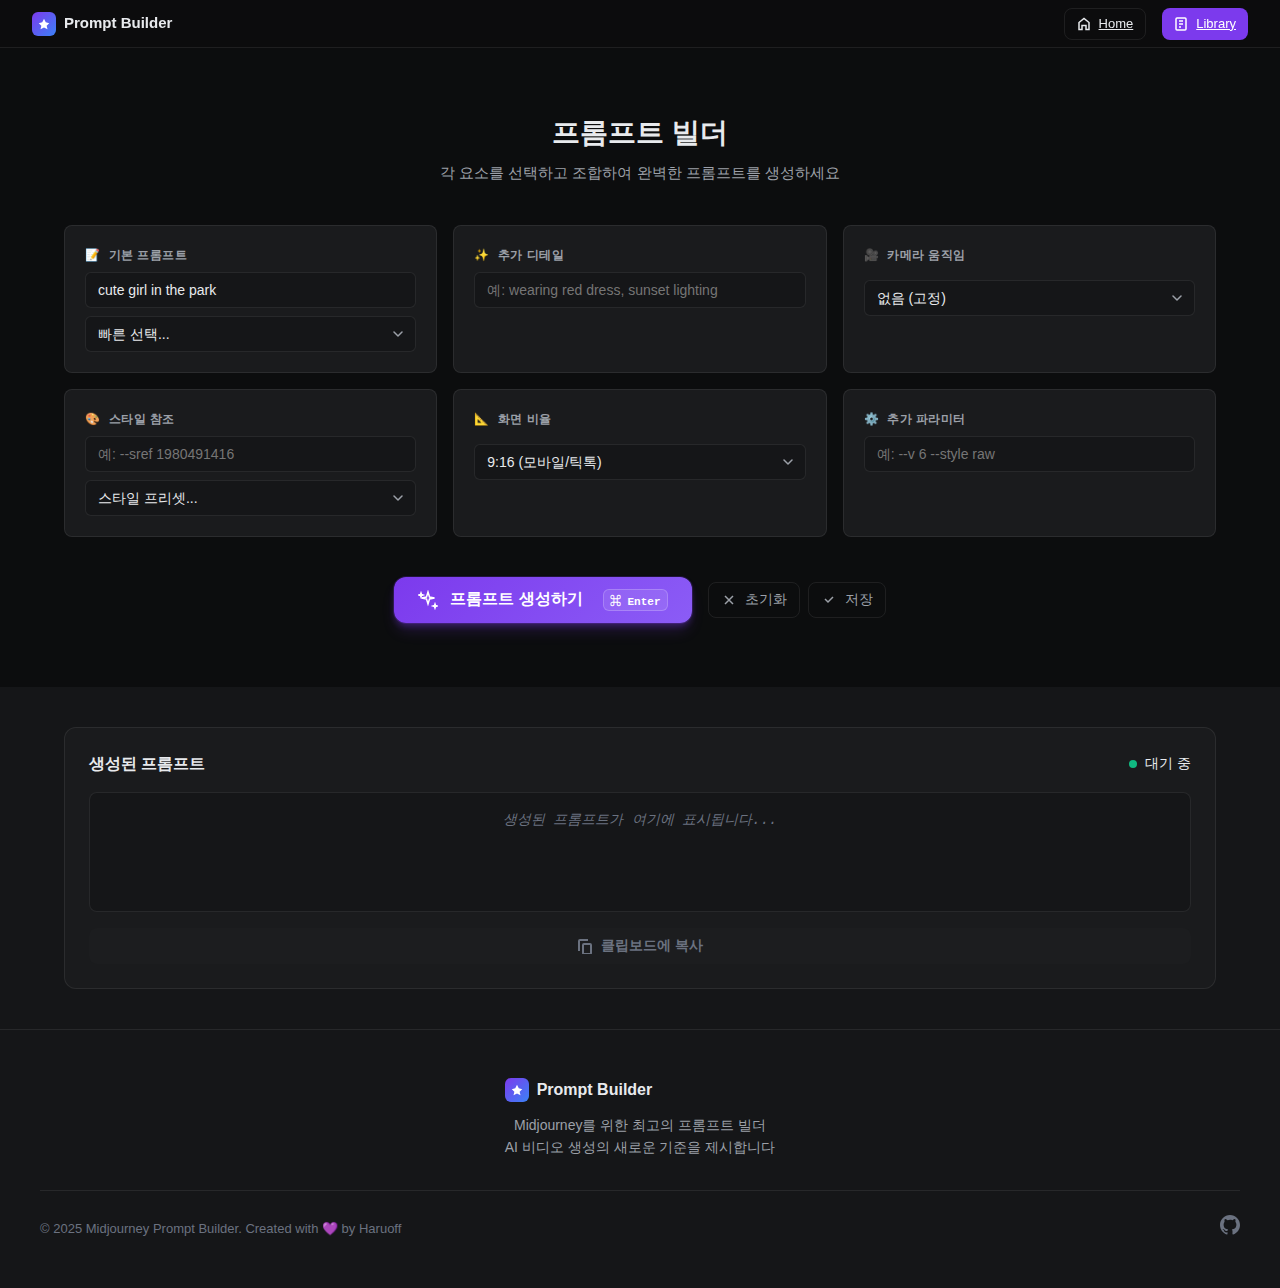
<file: index.html>
<!DOCTYPE html>
<html lang="ko">
<head>
    <meta charset="UTF-8">
    <meta name="viewport" content="width=device-width, initial-scale=1.0">
    <title>Midjourney Video Prompt Builder</title>
    <link rel="stylesheet" href="styles-linear.css">
</head>
<body>
    <!-- Linear Style Navigation -->
    <nav class="nav-linear">
        <div class="nav-container">
            <div class="nav-left">
                <a href="#" class="nav-logo">
                    <div class="logo-icon">
                        <svg viewBox="0 0 16 16" fill="currentColor">
                            <path d="M8 2L10 6L14 7L11 10L12 14L8 12L4 14L5 10L2 7L6 6L8 2Z"/>
                        </svg>
                    </div>
                    <span>Prompt Builder</span>
                </a>
            </div>
            
            
            <div class="nav-right">
                <a href="https://aifi.ai.kr/" class="btn-nav btn-home" target="_blank">
                    <svg width="14" height="14" viewBox="0 0 14 14" fill="none" stroke="currentColor" stroke-width="1.5">
                        <path d="M2 5.5L7 1.5L12 5.5V12.5H9V8.5H5V12.5H2V5.5Z"/>
                    </svg>
                    <span>Home</span>
                </a>
                <a href="sref-library/index.html" class="btn-nav btn-library">
                    <svg width="14" height="14" viewBox="0 0 14 14" fill="none" stroke="currentColor" stroke-width="1.5">
                        <rect x="2" y="1" width="10" height="12" rx="1"/>
                        <line x1="5" y1="4" x2="9" y2="4"/>
                        <line x1="5" y1="7" x2="9" y2="7"/>
                        <line x1="5" y1="10" x2="7" y2="10"/>
                    </svg>
                    <span>Library</span>
                </a>
            </div>
        </div>
    </nav>
    
    <!-- Main Container -->
    <main class="main-container">
        
        <!-- Builder Section -->
        <section class="builder-section" id="builder">
            <div class="builder-container">
                <div class="builder-header">
                    <h2 class="builder-title">프롬프트 빌더</h2>
                    <p class="builder-subtitle">각 요소를 선택하고 조합하여 완벽한 프롬프트를 생성하세요</p>
                </div>
                
                <div class="builder-grid">
                    <!-- Base Prompt -->
                    <div class="builder-card">
                        <label class="builder-label">
                            <span>📝</span>
                            <span>기본 프롬프트</span>
                        </label>
                        <input type="text" class="builder-input" id="base-prompt" 
                               placeholder="예: cute girl in the park" 
                               value="cute girl in the park">
                        <select class="builder-select" id="base-prompt-dropdown">
                            <option value="">빠른 선택...</option>
                            <option value="cinematic shot">시네마틱 샷</option>
                            <option value="close-up portrait">클로즈업 인물</option>
                            <option value="wide angle shot">와이드 앵글</option>
                            <option value="aerial view">공중 뷰</option>
                        </select>
                    </div>
                    
                    <!-- Additional Details -->
                    <div class="builder-card">
                        <label class="builder-label">
                            <span>✨</span>
                            <span>추가 디테일</span>
                        </label>
                        <input type="text" class="builder-input" id="additional-prompt" 
                               placeholder="예: wearing red dress, sunset lighting">
                    </div>
                    
                    <!-- Camera Movement -->
                    <div class="builder-card">
                        <label class="builder-label">
                            <span>🎥</span>
                            <span>카메라 움직임</span>
                        </label>
                        <select class="builder-select" id="camera-movement">
                            <option value="">없음 (고정)</option>
                            <option value="pan right">오른쪽 팬 →</option>
                            <option value="pan left">← 왼쪽 팬</option>
                            <option value="zoom in">줌 인</option>
                            <option value="zoom out">줌 아웃</option>
                            <option value="tilt up">위로 틸트</option>
                            <option value="tilt down">아래로 틸트</option>
                            <option value="rotate clockwise">시계방향 회전</option>
                            <option value="dolly in">돌리 인</option>
                            <option value="dolly out">돌리 아웃</option>
                        </select>
                    </div>
                    
                    <!-- Style Reference -->
                    <div class="builder-card">
                        <label class="builder-label">
                            <span>🎨</span>
                            <span>스타일 참조</span>
                        </label>
                        <input type="text" class="builder-input" id="style-ref" 
                               placeholder="예: --sref 1980491416">
                        <select class="builder-select" id="style-ref-dropdown">
                            <option value="">스타일 프리셋...</option>
                            <option value="--sref 589264756">심플 일러스트</option>
                            <option value="--sref 1980491416">차분한 그린톤</option>
                            <option value="--sref 2387774453">아르누보 스타일</option>
                            <option value="--sref 2720573889">시네마틱 다크</option>
                        </select>
                    </div>
                    
                    <!-- Aspect Ratio -->
                    <div class="builder-card">
                        <label class="builder-label">
                            <span>📐</span>
                            <span>화면 비율</span>
                        </label>
                        <select class="builder-select" id="aspect-ratio">
                            <option value="--ar 9:16">9:16 (모바일/틱톡)</option>
                            <option value="--ar 16:9">16:9 (와이드스크린)</option>
                            <option value="--ar 1:1">1:1 (정사각형)</option>
                            <option value="--ar 4:3">4:3 (표준)</option>
                            <option value="--ar 21:9">21:9 (울트라와이드)</option>
                        </select>
                    </div>
                    
                    <!-- Additional Parameters -->
                    <div class="builder-card">
                        <label class="builder-label">
                            <span>⚙️</span>
                            <span>추가 파라미터</span>
                        </label>
                        <input type="text" class="builder-input" id="additional-params" 
                               placeholder="예: --v 6 --style raw">
                    </div>
                </div>
                
                <!-- Action Buttons -->
                <div class="action-group">
                    <button class="btn-generate" id="generate-btn">
                        <div class="btn-generate-content">
                            <svg class="btn-icon-sparkle" width="20" height="20" viewBox="0 0 20 20" fill="none" stroke="currentColor" stroke-width="1.5">
                                <path d="M10 2L11.5 7L16.5 8L11.5 9L10 14L8.5 9L3.5 8L8.5 7L10 2Z"/>
                                <path d="M17 14L17.5 15.5L19 16L17.5 16.5L17 18L16.5 16.5L15 16L16.5 15.5L17 14Z"/>
                                <path d="M3 3L3.5 4.5L5 5L3.5 5.5L3 7L2.5 5.5L1 5L2.5 4.5L3 3Z"/>
                            </svg>
                            <span>프롬프트 생성하기</span>
                            <kbd class="btn-shortcut">⌘ Enter</kbd>
                        </div>
                    </button>
                    <div class="action-group-secondary">
                        <button class="btn btn-ghost" id="clear-btn">
                            <svg width="16" height="16" viewBox="0 0 16 16" fill="none" stroke="currentColor" stroke-width="1.5">
                                <path d="M4 4L12 12M12 4L4 12"/>
                            </svg>
                            <span>초기화</span>
                        </button>
                        <button class="btn btn-ghost" id="save-btn">
                            <svg width="16" height="16" viewBox="0 0 16 16" fill="none" stroke="currentColor" stroke-width="1.5">
                                <path d="M12 5L7 10L4 7"/>
                            </svg>
                            <span>저장</span>
                        </button>
                    </div>
                </div>
            </div>
        </section>
        
        <!-- Output Section -->
        <section class="output-section">
            <div class="output-container">
                <div class="output-card">
                    <div class="output-header">
                        <h3 class="output-title">생성된 프롬프트</h3>
                        <div class="output-status" id="output-status">
                            <span class="status-dot"></span>
                            <span class="status-text">대기 중</span>
                        </div>
                    </div>
                    
                    <div class="output-display" id="output-display">
                        <p class="output-placeholder">생성된 프롬프트가 여기에 표시됩니다...</p>
                    </div>
                    
                    <div class="output-actions">
                        <button class="btn-copy" id="copy-btn" disabled>
                            <svg width="16" height="16" viewBox="0 0 16 16" fill="currentColor">
                                <path d="M11 1H3a2 2 0 00-2 2v10h2V3h8V1zm2 4H7a2 2 0 00-2 2v8a2 2 0 002 2h6a2 2 0 002-2V7a2 2 0 00-2-2zm0 10H7V7h6v8z"/>
                            </svg>
                            <span>클립보드에 복사</span>
                        </button>
                    </div>
                    
                    <!-- Preview Tags -->
                    <div class="preview-tags" id="prompt-preview">
                        <!-- Preview tags will be inserted here -->
                    </div>
                </div>
            </div>
        </section>
        
    </main>
    
    <!-- Footer -->
    <footer class="footer-linear">
        <div class="footer-container">
            <div class="footer-content">
                <div class="footer-brand">
                    <div class="footer-logo">
                        <div class="logo-icon">
                            <svg viewBox="0 0 16 16" fill="currentColor">
                                <path d="M8 2L10 6L14 7L11 10L12 14L8 12L4 14L5 10L2 7L6 6L8 2Z"/>
                            </svg>
                        </div>
                        <span>Prompt Builder</span>
                    </div>
                    <p class="footer-description">
                        Midjourney를 위한 최고의 프롬프트 빌더<br>
                        AI 비디오 생성의 새로운 기준을 제시합니다
                    </p>
                </div>
                
            </div>
            
            <div class="footer-bottom">
                <p class="footer-copyright">
                    © 2025 Midjourney Prompt Builder. Created with 💜 by Haruoff
                </p>
                <div class="footer-socials">
                    <a href="#" class="social-link">
                        <svg width="20" height="20" viewBox="0 0 20 20" fill="currentColor">
                            <path d="M10 0C4.477 0 0 4.477 0 10c0 4.42 2.865 8.166 6.839 9.489.5.092.682-.217.682-.482 0-.237-.008-.866-.013-1.7-2.782.603-3.369-1.34-3.369-1.34-.454-1.156-1.11-1.463-1.11-1.463-.908-.62.069-.608.069-.608 1.003.07 1.531 1.03 1.531 1.03.892 1.529 2.341 1.087 2.91.831.092-.646.35-1.086.636-1.336-2.22-.253-4.555-1.11-4.555-4.943 0-1.091.39-1.984 1.029-2.683-.103-.253-.446-1.27.098-2.647 0 0 .84-.269 2.75 1.025A9.578 9.578 0 0110 4.836c.85.004 1.705.114 2.504.337 1.909-1.294 2.747-1.025 2.747-1.025.546 1.377.203 2.394.1 2.647.64.699 1.028 1.592 1.028 2.683 0 3.842-2.339 4.687-4.566 4.935.359.309.678.919.678 1.852 0 1.336-.012 2.415-.012 2.743 0 .267.18.578.688.48C17.137 18.163 20 14.418 20 10c0-5.523-4.477-10-10-10z"/>
                        </svg>
                    </a>
                </div>
            </div>
        </div>
    </footer>
    
    <script src="script.js"></script>
</body>
</html>
</file>
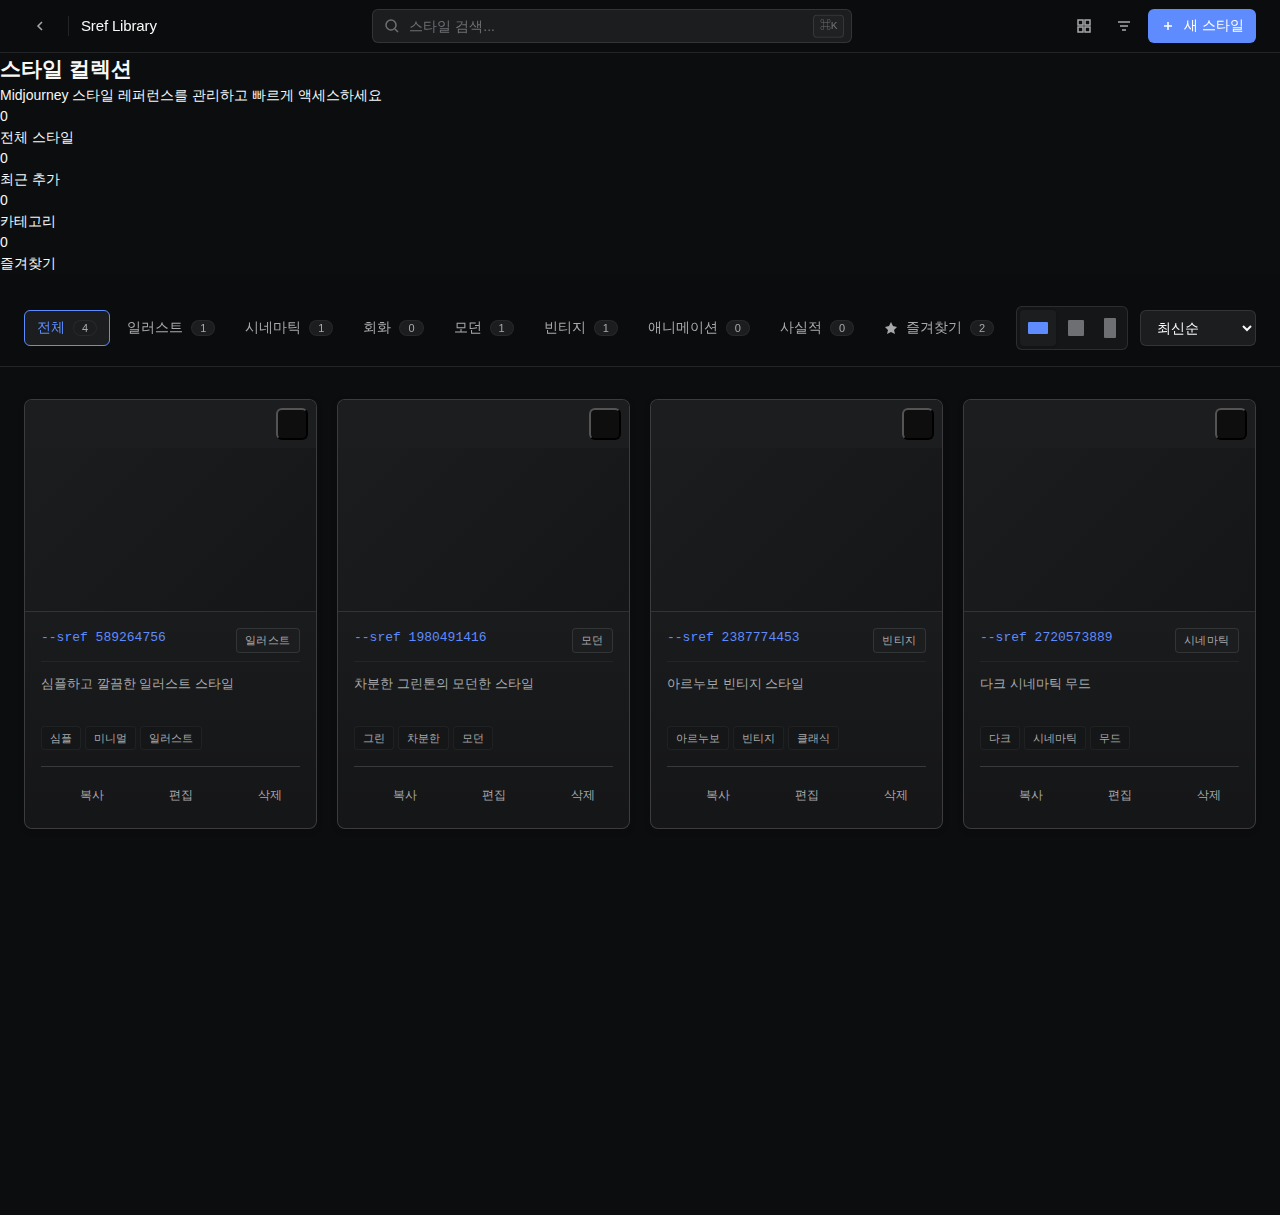
<file: sref-library/index.html>
<!DOCTYPE html>
<html lang="ko">
<head>
    <meta charset="UTF-8">
    <meta name="viewport" content="width=device-width, initial-scale=1.0">
    <title>Sref Library - Style Reference Collection</title>
    <link rel="stylesheet" href="styles-linear.css">
</head>
<body>
    <!-- Linear-style Navigation -->
    <nav class="navbar">
        <div class="nav-container">
            <div class="nav-left">
                <a href="../index.html" class="nav-back">
                    <svg width="16" height="16" viewBox="0 0 16 16" fill="none" stroke="currentColor" stroke-width="1.5">
                        <path d="M10 12L6 8L10 4"/>
                    </svg>
                </a>
                <div class="nav-divider"></div>
                <h1 class="nav-title">Sref Library</h1>
            </div>
            
            <div class="nav-center">
                <div class="search-box">
                    <svg class="search-icon" width="16" height="16" viewBox="0 0 16 16" fill="none" stroke="currentColor" stroke-width="1.5">
                        <circle cx="7" cy="7" r="5"/>
                        <path d="M11 11L14 14"/>
                    </svg>
                    <input type="text" class="search-input" placeholder="스타일 검색..." id="search-input">
                    <kbd class="search-shortcut">⌘K</kbd>
                </div>
            </div>
            
            <div class="nav-right">
                <button class="nav-btn" id="view-toggle">
                    <svg width="16" height="16" viewBox="0 0 16 16" fill="none" stroke="currentColor" stroke-width="1.5">
                        <rect x="2" y="2" width="5" height="5"/>
                        <rect x="9" y="2" width="5" height="5"/>
                        <rect x="2" y="9" width="5" height="5"/>
                        <rect x="9" y="9" width="5" height="5"/>
                    </svg>
                </button>
                <button class="nav-btn" id="filter-btn">
                    <svg width="16" height="16" viewBox="0 0 16 16" fill="none" stroke="currentColor" stroke-width="1.5">
                        <path d="M2 4H14M4 8H12M6 12H10"/>
                    </svg>
                </button>
                <button class="btn-primary" id="add-new-btn">
                    <svg width="16" height="16" viewBox="0 0 16 16" fill="none" stroke="currentColor" stroke-width="1.5">
                        <path d="M8 4V12M4 8H12"/>
                    </svg>
                    <span>새 스타일</span>
                </button>
            </div>
        </div>
    </nav>
    
    <!-- Header with Stats -->
    <header class="header">
        <div class="header-container">
            <div class="header-content">
                <h2 class="header-title">스타일 컬렉션</h2>
                <p class="header-description">Midjourney 스타일 레퍼런스를 관리하고 빠르게 액세스하세요</p>
            </div>
            
            <div class="stats-grid">
                <div class="stat-card">
                    <div class="stat-value" id="total-styles">0</div>
                    <div class="stat-label">전체 스타일</div>
                </div>
                <div class="stat-card">
                    <div class="stat-value" id="recent-styles">0</div>
                    <div class="stat-label">최근 추가</div>
                </div>
                <div class="stat-card">
                    <div class="stat-value" id="categories-count">0</div>
                    <div class="stat-label">카테고리</div>
                </div>
                <div class="stat-card">
                    <div class="stat-value" id="favorites-count">0</div>
                    <div class="stat-label">즐겨찾기</div>
                </div>
            </div>
        </div>
    </header>
    
    <!-- Filter Bar -->
    <div class="filter-bar">
        <div class="filter-container">
            <div class="filter-tabs">
                <button class="filter-tab active" data-filter="all">
                    <span>전체</span>
                    <span class="filter-count">0</span>
                </button>
                <button class="filter-tab" data-filter="illustration">
                    <span>일러스트</span>
                    <span class="filter-count">0</span>
                </button>
                <button class="filter-tab" data-filter="cinematic">
                    <span>시네마틱</span>
                    <span class="filter-count">0</span>
                </button>
                <button class="filter-tab" data-filter="painting">
                    <span>회화</span>
                    <span class="filter-count">0</span>
                </button>
                <button class="filter-tab" data-filter="modern">
                    <span>모던</span>
                    <span class="filter-count">0</span>
                </button>
                <button class="filter-tab" data-filter="vintage">
                    <span>빈티지</span>
                    <span class="filter-count">0</span>
                </button>
                <button class="filter-tab" data-filter="anime">
                    <span>애니메이션</span>
                    <span class="filter-count">0</span>
                </button>
                <button class="filter-tab" data-filter="realistic">
                    <span>사실적</span>
                    <span class="filter-count">0</span>
                </button>
                <button class="filter-tab" data-filter="favorites">
                    <svg width="14" height="14" viewBox="0 0 14 14" fill="currentColor">
                        <path d="M7 1L9 5L13 6L10 9L11 13L7 11L3 13L4 9L1 6L5 5L7 1Z"/>
                    </svg>
                    <span>즐겨찾기</span>
                    <span class="filter-count">0</span>
                </button>
            </div>
            
            <div class="filter-actions">
                <!-- Layout Toggle Buttons -->
                <div class="layout-toggle">
                    <button class="layout-btn active" data-layout="landscape" title="가로 (16:9)">
                        <svg width="20" height="12" viewBox="0 0 20 12" fill="currentColor">
                            <rect x="0" y="0" width="20" height="12" rx="1"/>
                        </svg>
                    </button>
                    <button class="layout-btn" data-layout="square" title="정사각형 (1:1)">
                        <svg width="16" height="16" viewBox="0 0 16 16" fill="currentColor">
                            <rect x="0" y="0" width="16" height="16" rx="1"/>
                        </svg>
                    </button>
                    <button class="layout-btn" data-layout="portrait" title="세로 (9:16)">
                        <svg width="12" height="20" viewBox="0 0 12 20" fill="currentColor">
                            <rect x="0" y="0" width="12" height="20" rx="1"/>
                        </svg>
                    </button>
                </div>
                
                <select class="sort-select" id="sort-select">
                    <option value="recent">최신순</option>
                    <option value="name">이름순</option>
                    <option value="category">카테고리순</option>
                    <option value="favorites">즐겨찾기순</option>
                </select>
            </div>
        </div>
    </div>
    
    <!-- Main Content -->
    <main class="main-content">
        <div class="content-container">
            <!-- Style Cards Grid -->
            <div class="cards-grid" id="cards-grid">
                <!-- Cards will be dynamically inserted here -->
            </div>
            
            <!-- Empty State -->
            <div class="empty-state" id="empty-state" style="display: none;">
                <div class="empty-icon">
                    <svg width="48" height="48" viewBox="0 0 48 48" fill="none" stroke="currentColor" stroke-width="1.5">
                        <rect x="8" y="8" width="32" height="32" rx="4"/>
                        <path d="M16 20L24 28L32 20"/>
                    </svg>
                </div>
                <h3 class="empty-title">스타일이 없습니다</h3>
                <p class="empty-description">첫 번째 스타일 레퍼런스를 추가해보세요</p>
                <button class="btn-primary" onclick="openModal()">
                    <svg width="16" height="16" viewBox="0 0 16 16" fill="none" stroke="currentColor" stroke-width="1.5">
                        <path d="M8 4V12M4 8H12"/>
                    </svg>
                    <span>스타일 추가</span>
                </button>
            </div>
        </div>
    </main>
    
    <!-- Modal -->
    <div class="modal" id="style-modal">
        <div class="modal-backdrop" onclick="closeModal()"></div>
        <div class="modal-content">
            <div class="modal-header">
                <h3 class="modal-title" id="modal-title">새 스타일 추가</h3>
                <button class="modal-close" onclick="closeModal()">
                    <svg width="16" height="16" viewBox="0 0 16 16" fill="none" stroke="currentColor" stroke-width="1.5">
                        <path d="M12 4L4 12M4 4L12 12"/>
                    </svg>
                </button>
            </div>
            
            <div class="modal-body">
                <div class="form-grid">
                    <div class="form-group">
                        <label class="form-label">이미지</label>
                        <div class="image-upload" id="image-upload">
                            <input type="file" id="image-input" accept="image/*" style="display: none;">
                            <div class="upload-area" id="upload-area">
                                <svg width="24" height="24" viewBox="0 0 24 24" fill="none" stroke="currentColor" stroke-width="1.5">
                                    <path d="M12 8V16M8 12H16"/>
                                    <rect x="3" y="3" width="18" height="18" rx="3"/>
                                </svg>
                                <span>이미지 업로드</span>
                            </div>
                            <img class="upload-preview" id="upload-preview" style="display: none;">
                        </div>
                    </div>
                    
                    <div class="form-fields">
                        <div class="form-group">
                            <label class="form-label">Sref 코드</label>
                            <input type="text" class="form-input" id="sref-input" placeholder="--sref 1234567890">
                        </div>
                        
                        <div class="form-group">
                            <label class="form-label">카테고리</label>
                            <select class="form-select" id="category-select">
                                <option value="illustration">일러스트</option>
                                <option value="cinematic">시네마틱</option>
                                <option value="painting">회화</option>
                                <option value="modern">모던</option>
                                <option value="vintage">빈티지</option>
                                <option value="anime">애니메이션</option>
                                <option value="realistic">사실적</option>
                                <option value="other">기타</option>
                            </select>
                        </div>
                        
                        <div class="form-group">
                            <label class="form-label">설명</label>
                            <textarea class="form-textarea" id="description-input" rows="3" placeholder="스타일에 대한 간단한 설명"></textarea>
                        </div>
                        
                        <div class="form-group">
                            <label class="form-label">태그</label>
                            <input type="text" class="form-input" id="tags-input" placeholder="태그를 쉼표로 구분 (예: 다크, 무드, 시네마틱)">
                        </div>
                    </div>
                </div>
            </div>
            
            <div class="modal-footer">
                <button class="btn-secondary" onclick="closeModal()">취소</button>
                <button class="btn-primary" id="save-btn" onclick="saveStyle()">
                    <svg width="16" height="16" viewBox="0 0 16 16" fill="none" stroke="currentColor" stroke-width="1.5">
                        <path d="M4 8L7 11L12 5"/>
                    </svg>
                    <span>저장</span>
                </button>
            </div>
        </div>
    </div>
    
    <!-- Toast Notification -->
    <div class="toast" id="toast">
        <div class="toast-content">
            <svg class="toast-icon" width="16" height="16" viewBox="0 0 16 16" fill="none" stroke="currentColor" stroke-width="1.5">
                <path d="M4 8L7 11L12 5"/>
            </svg>
            <span class="toast-message" id="toast-message">저장되었습니다</span>
        </div>
    </div>
    
    <script src="script-linear.js"></script>
</body>
</html>
</file>
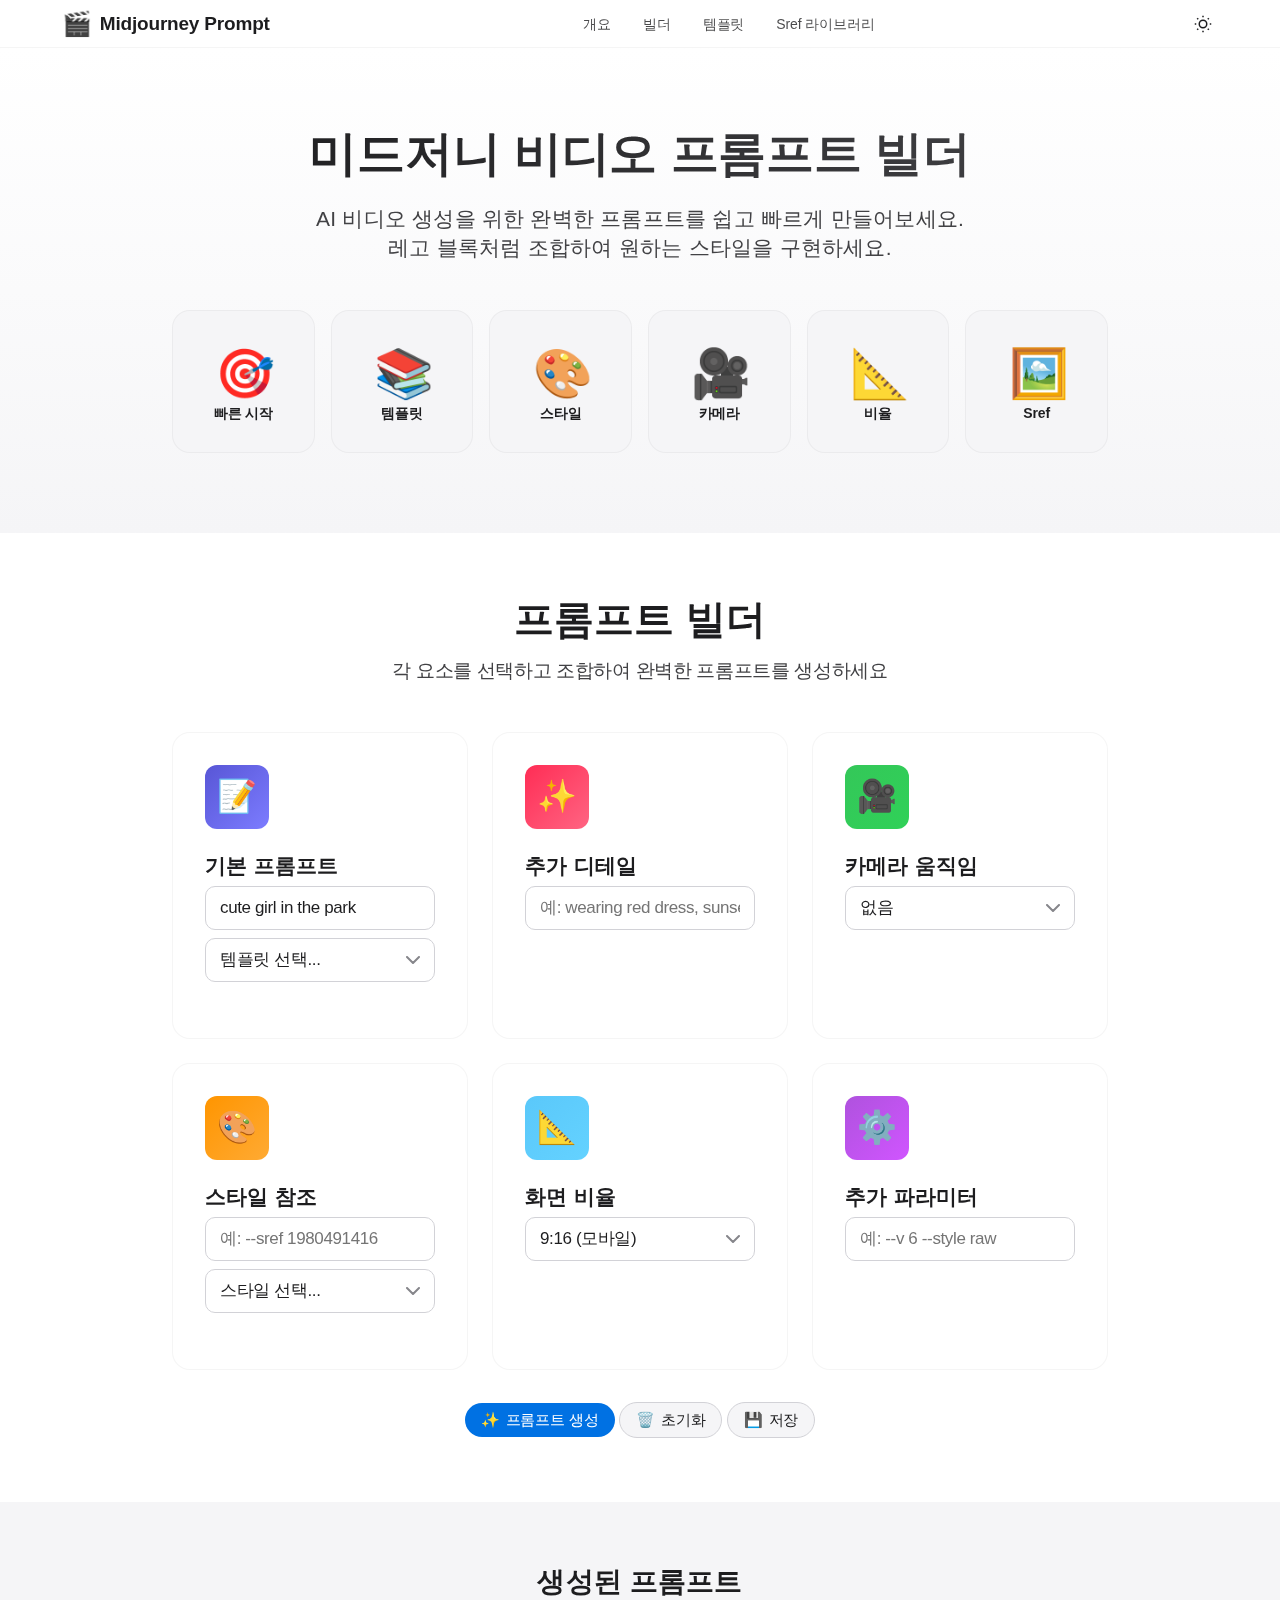
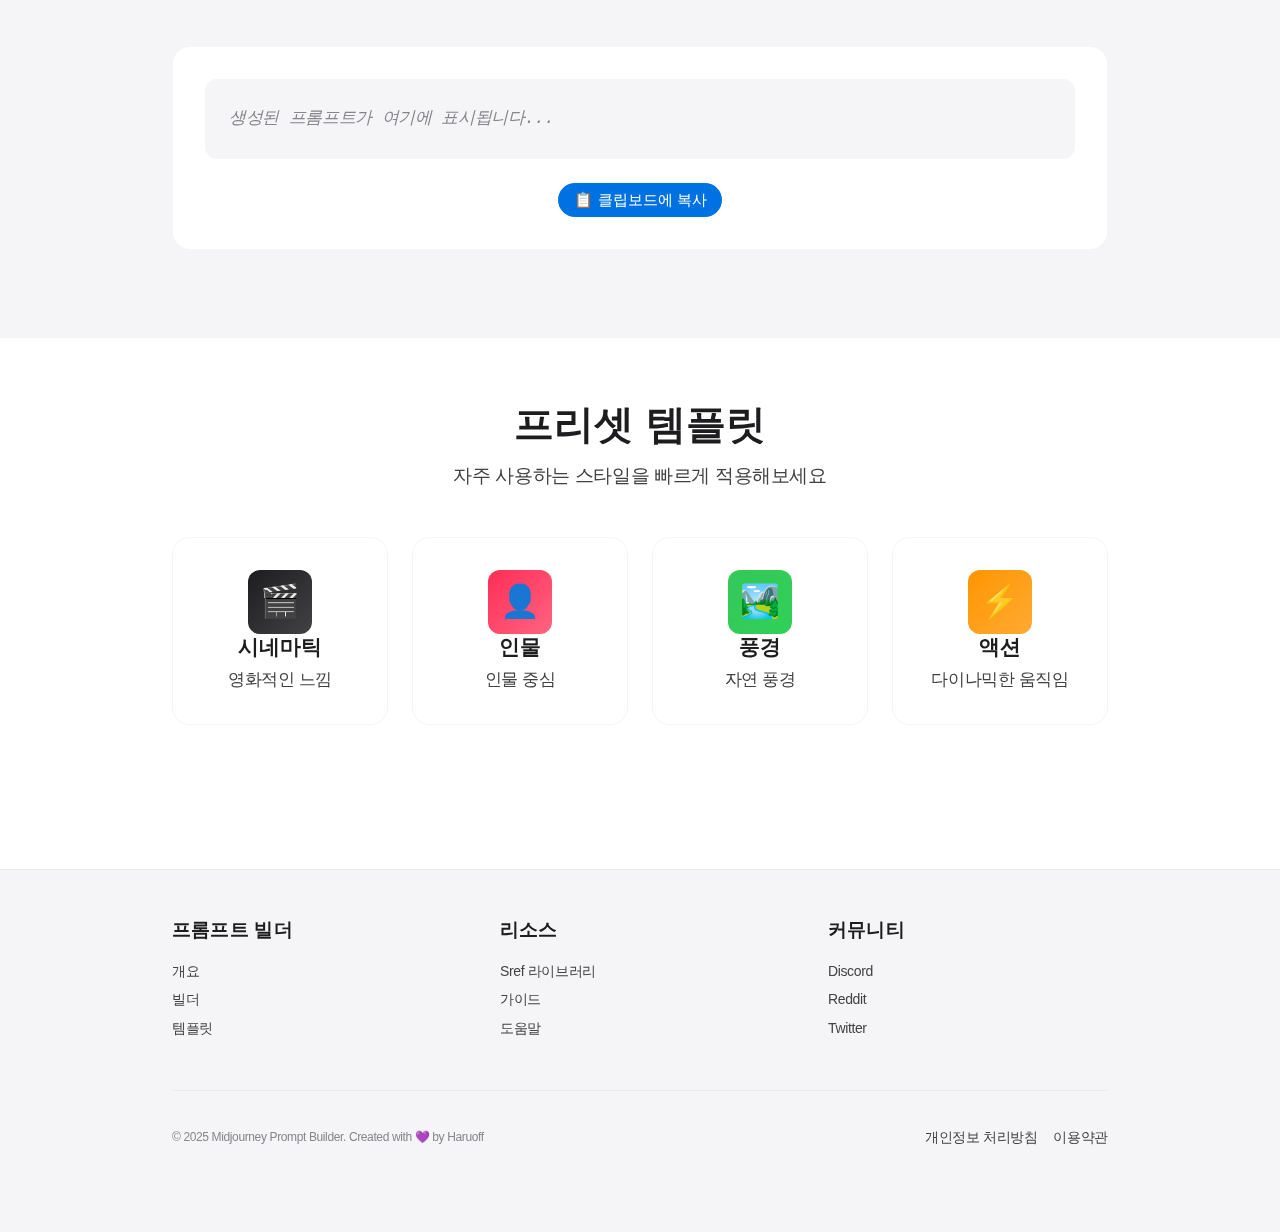
<file: index-apple.html>
<!DOCTYPE html>
<html lang="ko">
<head>
    <meta charset="UTF-8">
    <meta name="viewport" content="width=device-width, initial-scale=1.0">
    <title>Midjourney Prompt Builder - Apple Developer Style</title>
    <link rel="stylesheet" href="styles-apple.css">
</head>
<body>
    <!-- Navigation Bar -->
    <nav class="navbar">
        <div class="navbar-content">
            <a href="#" class="navbar-brand">
                <span style="font-size: 24px;">🎬</span>
                <span>Midjourney Prompt</span>
            </a>
            
            <ul class="navbar-nav">
                <li><a href="#overview" class="navbar-link">개요</a></li>
                <li><a href="#builder" class="navbar-link">빌더</a></li>
                <li><a href="#templates" class="navbar-link">템플릿</a></li>
                <li><a href="sref-library/index.html" class="navbar-link">Sref 라이브러리</a></li>
            </ul>
            
            <div class="navbar-actions">
                <button class="theme-toggle" id="theme-toggle" aria-label="Toggle theme">
                    <svg class="sun-icon" viewBox="0 0 24 24" fill="none" stroke="currentColor" stroke-width="2">
                        <circle cx="12" cy="12" r="5"></circle>
                        <line x1="12" y1="1" x2="12" y2="3"></line>
                        <line x1="12" y1="21" x2="12" y2="23"></line>
                        <line x1="4.22" y1="4.22" x2="5.64" y2="5.64"></line>
                        <line x1="18.36" y1="18.36" x2="19.78" y2="19.78"></line>
                        <line x1="1" y1="12" x2="3" y2="12"></line>
                        <line x1="21" y1="12" x2="23" y2="12"></line>
                        <line x1="4.22" y1="19.78" x2="5.64" y2="18.36"></line>
                        <line x1="18.36" y1="5.64" x2="19.78" y2="4.22"></line>
                    </svg>
                    <svg class="moon-icon" style="display: none;" viewBox="0 0 24 24" fill="none" stroke="currentColor" stroke-width="2">
                        <path d="M21 12.79A9 9 0 1 1 11.21 3 7 7 0 0 0 21 12.79z"></path>
                    </svg>
                </button>
            </div>
        </div>
    </nav>
    
    <!-- Main Container -->
    <main class="main-container">
        <!-- Hero Section -->
        <section class="hero" id="overview">
            <div class="hero-content">
                <h1 class="hero-title">미드저니 비디오 프롬프트 빌더</h1>
                <p class="hero-subtitle">
                    AI 비디오 생성을 위한 완벽한 프롬프트를 쉽고 빠르게 만들어보세요.<br>
                    레고 블록처럼 조합하여 원하는 스타일을 구현하세요.
                </p>
                
                <!-- Platform Tiles -->
                <div class="platform-grid">
                    <a href="#builder" class="platform-tile animate-fadeIn">
                        <span class="platform-icon">🎯</span>
                        <span class="platform-name">빠른 시작</span>
                    </a>
                    <a href="#templates" class="platform-tile animate-fadeIn" style="animation-delay: 0.1s;">
                        <span class="platform-icon">📚</span>
                        <span class="platform-name">템플릿</span>
                    </a>
                    <a href="#styles" class="platform-tile animate-fadeIn" style="animation-delay: 0.2s;">
                        <span class="platform-icon">🎨</span>
                        <span class="platform-name">스타일</span>
                    </a>
                    <a href="#camera" class="platform-tile animate-fadeIn" style="animation-delay: 0.3s;">
                        <span class="platform-icon">🎥</span>
                        <span class="platform-name">카메라</span>
                    </a>
                    <a href="#ratio" class="platform-tile animate-fadeIn" style="animation-delay: 0.4s;">
                        <span class="platform-icon">📐</span>
                        <span class="platform-name">비율</span>
                    </a>
                    <a href="sref-library/index.html" class="platform-tile animate-fadeIn" style="animation-delay: 0.5s;">
                        <span class="platform-icon">🖼️</span>
                        <span class="platform-name">Sref</span>
                    </a>
                </div>
            </div>
        </section>
        
        <!-- Builder Section -->
        <section class="section" id="builder">
            <div class="section-content">
                <div class="section-header">
                    <h2 class="section-title">프롬프트 빌더</h2>
                    <p class="section-description">
                        각 요소를 선택하고 조합하여 완벽한 프롬프트를 생성하세요
                    </p>
                </div>
                
                <div class="grid grid-3">
                    <!-- Base Prompt Card -->
                    <div class="card animate-fadeIn">
                        <div class="card-content">
                            <div class="card-icon" style="background: linear-gradient(135deg, #5856d6, #7c7cff);">
                                <span style="color: white;">📝</span>
                            </div>
                            <h4 class="card-title">기본 프롬프트</h4>
                            <div class="form-group">
                                <input type="text" class="form-input" id="base-prompt" 
                                       placeholder="예: cute girl in the park" 
                                       value="cute girl in the park">
                                <select class="form-select mt-2" id="base-prompt-dropdown">
                                    <option value="">템플릿 선택...</option>
                                    <option value="cinematic shot">시네마틱 샷</option>
                                    <option value="close-up portrait">클로즈업 인물</option>
                                    <option value="wide angle shot">와이드 앵글</option>
                                    <option value="aerial view">공중 뷰</option>
                                </select>
                            </div>
                        </div>
                    </div>
                    
                    <!-- Additional Details Card -->
                    <div class="card animate-fadeIn" style="animation-delay: 0.1s;">
                        <div class="card-content">
                            <div class="card-icon" style="background: linear-gradient(135deg, #ff2d55, #ff6482);">
                                <span style="color: white;">✨</span>
                            </div>
                            <h4 class="card-title">추가 디테일</h4>
                            <div class="form-group">
                                <input type="text" class="form-input" id="additional-prompt" 
                                       placeholder="예: wearing red dress, sunset">
                            </div>
                        </div>
                    </div>
                    
                    <!-- Camera Movement Card -->
                    <div class="card animate-fadeIn" style="animation-delay: 0.2s;">
                        <div class="card-content">
                            <div class="card-icon" style="background: linear-gradient(135deg, #34c759, #30d158);">
                                <span style="color: white;">🎥</span>
                            </div>
                            <h4 class="card-title">카메라 움직임</h4>
                            <div class="form-group">
                                <select class="form-select" id="camera-movement">
                                    <option value="">없음</option>
                                    <option value="pan right">오른쪽 팬 →</option>
                                    <option value="pan left">← 왼쪽 팬</option>
                                    <option value="zoom in">줌 인</option>
                                    <option value="zoom out">줌 아웃</option>
                                    <option value="tilt up">위로 틸트</option>
                                    <option value="tilt down">아래로 틸트</option>
                                    <option value="rotate clockwise">시계방향 회전</option>
                                    <option value="dolly in">돌리 인</option>
                                    <option value="dolly out">돌리 아웃</option>
                                </select>
                            </div>
                        </div>
                    </div>
                    
                    <!-- Style Reference Card -->
                    <div class="card animate-fadeIn" style="animation-delay: 0.3s;">
                        <div class="card-content">
                            <div class="card-icon" style="background: linear-gradient(135deg, #ff9500, #ffaa33);">
                                <span style="color: white;">🎨</span>
                            </div>
                            <h4 class="card-title">스타일 참조</h4>
                            <div class="form-group">
                                <input type="text" class="form-input" id="style-ref" 
                                       placeholder="예: --sref 1980491416">
                                <select class="form-select mt-2" id="style-ref-dropdown">
                                    <option value="">스타일 선택...</option>
                                    <option value="--sref 589264756">심플 일러스트</option>
                                    <option value="--sref 1980491416">차분한 그린톤</option>
                                    <option value="--sref 2387774453">아르누보 스타일</option>
                                    <option value="--sref 2720573889">시네마틱 다크</option>
                                </select>
                            </div>
                        </div>
                    </div>
                    
                    <!-- Aspect Ratio Card -->
                    <div class="card animate-fadeIn" style="animation-delay: 0.4s;">
                        <div class="card-content">
                            <div class="card-icon" style="background: linear-gradient(135deg, #5ac8fa, #64d2ff);">
                                <span style="color: white;">📐</span>
                            </div>
                            <h4 class="card-title">화면 비율</h4>
                            <div class="form-group">
                                <select class="form-select" id="aspect-ratio">
                                    <option value="--ar 9:16">9:16 (모바일)</option>
                                    <option value="--ar 16:9">16:9 (와이드)</option>
                                    <option value="--ar 1:1">1:1 (정사각형)</option>
                                    <option value="--ar 4:3">4:3 (표준)</option>
                                    <option value="--ar 21:9">21:9 (울트라와이드)</option>
                                </select>
                            </div>
                        </div>
                    </div>
                    
                    <!-- Additional Parameters Card -->
                    <div class="card animate-fadeIn" style="animation-delay: 0.5s;">
                        <div class="card-content">
                            <div class="card-icon" style="background: linear-gradient(135deg, #af52de, #d055ff);">
                                <span style="color: white;">⚙️</span>
                            </div>
                            <h4 class="card-title">추가 파라미터</h4>
                            <div class="form-group">
                                <input type="text" class="form-input" id="additional-params" 
                                       placeholder="예: --v 6 --style raw">
                            </div>
                        </div>
                    </div>
                </div>
                
                <!-- Action Buttons -->
                <div class="text-center mt-5">
                    <button class="btn btn-primary" id="generate-btn">
                        <span>✨</span>
                        <span>프롬프트 생성</span>
                    </button>
                    <button class="btn btn-secondary" id="clear-btn">
                        <span>🗑️</span>
                        <span>초기화</span>
                    </button>
                    <button class="btn btn-secondary" id="save-btn">
                        <span>💾</span>
                        <span>저장</span>
                    </button>
                </div>
            </div>
        </section>
        
        <!-- Output Section -->
        <section class="section section-alternate">
            <div class="section-content">
                <div class="section-header">
                    <h3 class="section-title">생성된 프롬프트</h3>
                </div>
                
                <div class="card">
                    <div class="card-content">
                        <div id="output-display" style="padding: 24px; background: var(--background-secondary); border-radius: 12px; font-family: var(--font-mono); min-height: 80px; display: flex; align-items: center;">
                            <p style="color: var(--text-tertiary); font-style: italic;">생성된 프롬프트가 여기에 표시됩니다...</p>
                        </div>
                        <div class="text-center mt-4">
                            <button class="btn btn-primary" id="copy-btn" disabled>
                                <span>📋</span>
                                <span>클립보드에 복사</span>
                            </button>
                        </div>
                    </div>
                </div>
                
                <!-- Preview Pills -->
                <div id="prompt-preview" style="display: flex; flex-wrap: wrap; gap: 8px; margin-top: 24px; justify-content: center;">
                    <!-- Preview pills will be inserted here -->
                </div>
            </div>
        </section>
        
        <!-- Templates Section -->
        <section class="section" id="templates">
            <div class="section-content">
                <div class="section-header">
                    <h2 class="section-title">프리셋 템플릿</h2>
                    <p class="section-description">
                        자주 사용하는 스타일을 빠르게 적용해보세요
                    </p>
                </div>
                
                <div class="grid grid-4">
                    <div class="card preset-btn" data-preset="cinematic">
                        <div class="card-content text-center">
                            <div class="card-icon" style="background: linear-gradient(135deg, #1d1d1f, #424245); margin: 0 auto;">
                                <span style="color: white;">🎬</span>
                            </div>
                            <h5 class="card-title">시네마틱</h5>
                            <p class="card-description">영화적인 느낌</p>
                        </div>
                    </div>
                    
                    <div class="card preset-btn" data-preset="portrait">
                        <div class="card-content text-center">
                            <div class="card-icon" style="background: linear-gradient(135deg, #ff2d55, #ff6482); margin: 0 auto;">
                                <span style="color: white;">👤</span>
                            </div>
                            <h5 class="card-title">인물</h5>
                            <p class="card-description">인물 중심</p>
                        </div>
                    </div>
                    
                    <div class="card preset-btn" data-preset="landscape">
                        <div class="card-content text-center">
                            <div class="card-icon" style="background: linear-gradient(135deg, #34c759, #30d158); margin: 0 auto;">
                                <span style="color: white;">🏞️</span>
                            </div>
                            <h5 class="card-title">풍경</h5>
                            <p class="card-description">자연 풍경</p>
                        </div>
                    </div>
                    
                    <div class="card preset-btn" data-preset="action">
                        <div class="card-content text-center">
                            <div class="card-icon" style="background: linear-gradient(135deg, #ff9500, #ffaa33); margin: 0 auto;">
                                <span style="color: white;">⚡</span>
                            </div>
                            <h5 class="card-title">액션</h5>
                            <p class="card-description">다이나믹한 움직임</p>
                        </div>
                    </div>
                </div>
            </div>
        </section>
    </main>
    
    <!-- Footer -->
    <footer class="footer">
        <div class="footer-content">
            <div class="footer-grid">
                <div class="footer-column">
                    <h6>프롬프트 빌더</h6>
                    <ul class="footer-links">
                        <li><a href="#overview" class="footer-link">개요</a></li>
                        <li><a href="#builder" class="footer-link">빌더</a></li>
                        <li><a href="#templates" class="footer-link">템플릿</a></li>
                    </ul>
                </div>
                
                <div class="footer-column">
                    <h6>리소스</h6>
                    <ul class="footer-links">
                        <li><a href="sref-library/index.html" class="footer-link">Sref 라이브러리</a></li>
                        <li><a href="#" class="footer-link">가이드</a></li>
                        <li><a href="#" class="footer-link">도움말</a></li>
                    </ul>
                </div>
                
                <div class="footer-column">
                    <h6>커뮤니티</h6>
                    <ul class="footer-links">
                        <li><a href="#" class="footer-link">Discord</a></li>
                        <li><a href="#" class="footer-link">Reddit</a></li>
                        <li><a href="#" class="footer-link">Twitter</a></li>
                    </ul>
                </div>
            </div>
            
            <div class="footer-bottom">
                <p class="footer-copyright">
                    © 2025 Midjourney Prompt Builder. Created with 💜 by Haruoff
                </p>
                <div style="display: flex; gap: 16px;">
                    <a href="#" class="footer-link">개인정보 처리방침</a>
                    <a href="#" class="footer-link">이용약관</a>
                </div>
            </div>
        </div>
    </footer>
    
    <script src="script-apple.js"></script>
</body>
</html>
</file>
<file: styles-linear.css>
/* Linear.app Inspired Design System */

* {
    margin: 0;
    padding: 0;
    box-sizing: border-box;
}

:root {
    /* Linear Color Palette */
    --bg-primary: #0c0d0e;
    --bg-secondary: #151618;
    --bg-tertiary: #1c1d1f;
    --bg-card: #1a1b1d;
    --bg-hover: rgba(255, 255, 255, 0.04);
    --bg-active: rgba(255, 255, 255, 0.08);
    
    --text-primary: #e8eaed;
    --text-secondary: #9ca0a8;
    --text-tertiary: #6b7280;
    --text-muted: #4b5563;
    
    --border-default: rgba(255, 255, 255, 0.08);
    --border-light: rgba(255, 255, 255, 0.04);
    --border-strong: rgba(255, 255, 255, 0.12);
    
    --accent-purple: #7c3aed;
    --accent-blue: #3b82f6;
    --accent-green: #10b981;
    --accent-yellow: #f59e0b;
    --accent-red: #ef4444;
    --accent-pink: #ec4899;
    
    /* Typography */
    --font-sans: -apple-system, BlinkMacSystemFont, "Segoe UI", "Inter", sans-serif;
    --font-mono: "JetBrains Mono", "SF Mono", Monaco, monospace;
    
    /* Spacing */
    --space-1: 4px;
    --space-2: 8px;
    --space-3: 12px;
    --space-4: 16px;
    --space-5: 20px;
    --space-6: 24px;
    --space-7: 28px;
    --space-8: 32px;
    --space-10: 40px;
    --space-12: 48px;
    --space-16: 64px;
    --space-20: 80px;
    
    /* Radius */
    --radius-sm: 6px;
    --radius-md: 8px;
    --radius-lg: 12px;
    --radius-xl: 16px;
    --radius-full: 9999px;
    
    /* Shadows */
    --shadow-sm: 0 1px 2px 0 rgba(0, 0, 0, 0.3);
    --shadow-md: 0 4px 6px -1px rgba(0, 0, 0, 0.5);
    --shadow-lg: 0 10px 15px -3px rgba(0, 0, 0, 0.6);
    --shadow-xl: 0 20px 25px -5px rgba(0, 0, 0, 0.7);
}

/* Base Styles */
body {
    font-family: var(--font-sans);
    background: var(--bg-primary);
    color: var(--text-primary);
    font-size: 14px;
    line-height: 1.5;
    -webkit-font-smoothing: antialiased;
    -moz-osx-font-smoothing: grayscale;
    overflow-x: hidden;
}

/* Linear Navigation Bar */
.nav-linear {
    position: fixed;
    top: 0;
    left: 0;
    right: 0;
    height: 48px;
    background: rgba(12, 13, 14, 0.8);
    backdrop-filter: blur(20px);
    -webkit-backdrop-filter: blur(20px);
    border-bottom: 1px solid var(--border-default);
    z-index: 1000;
}

.nav-container {
    height: 100%;
    display: flex;
    align-items: center;
    justify-content: space-between;
    padding: 0 var(--space-8);
    max-width: 1280px;
    margin: 0 auto;
}

.nav-left {
    display: flex;
    align-items: center;
    gap: var(--space-3);
}

.nav-logo {
    display: flex;
    align-items: center;
    gap: var(--space-2);
    text-decoration: none;
    color: var(--text-primary);
    font-weight: 600;
    font-size: 15px;
}

.logo-icon {
    width: 24px;
    height: 24px;
    background: linear-gradient(135deg, #7c3aed, #3b82f6);
    border-radius: var(--radius-sm);
    display: flex;
    align-items: center;
    justify-content: center;
}

.logo-icon svg {
    width: 14px;
    height: 14px;
    fill: white;
}

.nav-center {
    flex: 1;
    max-width: 600px;
    margin: 0 var(--space-8);
}

.nav-search {
    width: 100%;
    position: relative;
}

.search-input {
    width: 100%;
    height: 32px;
    padding: 0 var(--space-8) 0 var(--space-8);
    background: var(--bg-tertiary);
    border: 1px solid var(--border-default);
    border-radius: var(--radius-md);
    color: var(--text-primary);
    font-size: 13px;
    transition: all 0.2s;
}

.search-input:focus {
    outline: none;
    border-color: var(--accent-purple);
    background: var(--bg-secondary);
}

.search-icon {
    position: absolute;
    left: var(--space-3);
    top: 50%;
    transform: translateY(-50%);
    width: 14px;
    height: 14px;
    color: var(--text-tertiary);
}

.nav-right {
    display: flex;
    align-items: center;
    gap: var(--space-2);
}

.btn-nav {
    height: 32px;
    padding: 0 var(--space-3);
    background: transparent;
    border: 1px solid var(--border-default);
    border-radius: var(--radius-md);
    color: var(--text-secondary);
    font-size: 13px;
    font-weight: 500;
    cursor: pointer;
    transition: all 0.2s;
    display: inline-flex;
    align-items: center;
    gap: var(--space-2);
}

.btn-nav:hover {
    background: var(--bg-hover);
    color: var(--text-primary);
    border-color: var(--border-strong);
}

.btn-home {
    background: transparent;
    color: var(--text-primary);
    border: 1px solid var(--border-default);
    margin-right: var(--space-2);
}

.btn-home:hover {
    background: var(--bg-hover);
    border-color: var(--border-strong);
}

.btn-library {
    background: var(--accent-purple);
    color: white;
    border: none;
}

.btn-library:hover {
    background: #6d28d9;
}

/* Hero Section */
.hero-linear {
    padding: calc(48px + var(--space-20)) var(--space-6) var(--space-16);
    background: linear-gradient(180deg, var(--bg-primary) 0%, var(--bg-secondary) 100%);
    text-align: center;
    position: relative;
    overflow: hidden;
}

.hero-linear::before {
    content: '';
    position: absolute;
    top: 0;
    left: 50%;
    transform: translateX(-50%);
    width: 200%;
    height: 100%;
    background: radial-gradient(circle at center, rgba(124, 58, 237, 0.1) 0%, transparent 50%);
    pointer-events: none;
}

.hero-container {
    max-width: 1200px;
    margin: 0 auto;
    position: relative;
}

.hero-badge {
    display: inline-flex;
    align-items: center;
    gap: var(--space-2);
    padding: var(--space-1) var(--space-3);
    background: rgba(124, 58, 237, 0.1);
    border: 1px solid rgba(124, 58, 237, 0.3);
    border-radius: var(--radius-full);
    color: var(--accent-purple);
    font-size: 12px;
    font-weight: 600;
    margin-bottom: var(--space-4);
}

.hero-title {
    font-size: 48px;
    font-weight: 700;
    line-height: 1.1;
    margin-bottom: var(--space-4);
    background: linear-gradient(135deg, var(--text-primary) 0%, var(--text-secondary) 100%);
    -webkit-background-clip: text;
    -webkit-text-fill-color: transparent;
    background-clip: text;
}

.hero-subtitle {
    font-size: 18px;
    color: var(--text-secondary);
    max-width: 600px;
    margin: 0 auto var(--space-10);
    line-height: 1.6;
}

.hero-actions {
    display: flex;
    gap: var(--space-3);
    justify-content: center;
}

.btn-hero {
    height: 40px;
    padding: 0 var(--space-5);
    border-radius: var(--radius-md);
    font-size: 14px;
    font-weight: 600;
    cursor: pointer;
    transition: all 0.2s;
    border: none;
    display: inline-flex;
    align-items: center;
    gap: var(--space-2);
}

.btn-hero-primary {
    background: var(--accent-purple);
    color: white;
}

.btn-hero-primary:hover {
    background: #6d28d9;
    transform: translateY(-1px);
}

.btn-hero-secondary {
    background: transparent;
    color: var(--text-primary);
    border: 1px solid var(--border-default);
}

.btn-hero-secondary:hover {
    background: var(--bg-hover);
    border-color: var(--border-strong);
}

/* Features Grid */
.features-section {
    padding: var(--space-20) var(--space-6);
    background: var(--bg-secondary);
}

.features-container {
    max-width: 1200px;
    margin: 0 auto;
}

.features-header {
    text-align: center;
    margin-bottom: var(--space-12);
}

.features-title {
    font-size: 32px;
    font-weight: 700;
    margin-bottom: var(--space-3);
}

.features-subtitle {
    font-size: 16px;
    color: var(--text-secondary);
}

.features-grid {
    display: grid;
    grid-template-columns: repeat(auto-fit, minmax(280px, 1fr));
    gap: var(--space-6);
}

.feature-card {
    background: var(--bg-card);
    border: 1px solid var(--border-default);
    border-radius: var(--radius-lg);
    padding: var(--space-8);
    transition: all 0.3s;
    cursor: pointer;
    position: relative;
    overflow: hidden;
}

.feature-card::before {
    content: '';
    position: absolute;
    top: 0;
    left: 0;
    right: 0;
    height: 2px;
    background: linear-gradient(90deg, var(--accent-purple), var(--accent-blue));
    opacity: 0;
    transition: opacity 0.3s;
}

.feature-card:hover {
    background: var(--bg-tertiary);
    border-color: var(--border-strong);
    transform: translateY(-2px);
}

.feature-card:hover::before {
    opacity: 1;
}

.feature-icon {
    width: 48px;
    height: 48px;
    background: linear-gradient(135deg, var(--accent-purple), var(--accent-blue));
    border-radius: var(--radius-md);
    display: flex;
    align-items: center;
    justify-content: center;
    margin-bottom: var(--space-4);
    font-size: 24px;
}

.feature-title {
    font-size: 18px;
    font-weight: 600;
    margin-bottom: var(--space-2);
}

.feature-description {
    font-size: 14px;
    color: var(--text-secondary);
    line-height: 1.6;
}

/* Builder Section */
.builder-section {
    position: relative;
    padding: calc(48px + var(--space-16)) var(--space-6) var(--space-16);
    background: var(--bg-primary);
    z-index: 1;
    overflow: visible !important;
}

.builder-container {
    max-width: 1200px;
    margin: 0 auto;
    padding: 0 var(--space-6);
    overflow: visible !important;
}

.builder-header {
    text-align: center;
    margin-bottom: var(--space-10);
}

.builder-title {
    font-size: 28px;
    font-weight: 700;
    margin-bottom: var(--space-2);
}

.builder-subtitle {
    font-size: 15px;
    color: var(--text-secondary);
}

.builder-grid {
    display: grid;
    grid-template-columns: repeat(auto-fit, minmax(300px, 1fr));
    gap: var(--space-4);
    margin-bottom: var(--space-8);
    position: relative;
    z-index: auto;
    overflow: visible !important;
}

.builder-card {
    position: relative;
    background: var(--bg-card);
    border: 1px solid var(--border-default);
    border-radius: var(--radius-md);
    padding: var(--space-5);
    transition: all 0.2s;
    overflow: visible !important;
    z-index: auto;
    min-height: 120px;
}

.builder-card:hover {
    border-color: var(--accent-purple);
    background: var(--bg-tertiary);
}

.builder-label {
    display: flex;
    align-items: center;
    gap: var(--space-2);
    font-size: 12px;
    font-weight: 600;
    color: var(--text-secondary);
    margin-bottom: var(--space-2);
    text-transform: uppercase;
    letter-spacing: 0.5px;
}

.builder-input,
.builder-select {
    width: 100%;
    height: 36px;
    padding: 0 var(--space-3);
    background: var(--bg-secondary);
    border: 1px solid var(--border-default);
    border-radius: var(--radius-sm);
    color: var(--text-primary);
    font-size: 14px;
    transition: all 0.2s;
    position: relative;
}

.builder-input:focus,
.builder-select:focus {
    outline: none;
    border-color: var(--accent-purple);
    background: var(--bg-primary);
}

.builder-select {
    position: relative;
    cursor: pointer;
    -webkit-appearance: none;
    -moz-appearance: none;
    appearance: none;
    background-image: url("data:image/svg+xml;charset=UTF-8,%3csvg width='10' height='6' viewBox='0 0 10 6' xmlns='http://www.w3.org/2000/svg'%3e%3cpath d='M1 1L5 5L9 1' stroke='%239ca0a8' stroke-width='1.5' stroke-linecap='round' stroke-linejoin='round' fill='none'/%3e%3c/svg%3e");
    background-repeat: no-repeat;
    background-position: right 12px center;
    padding-right: 36px;
    z-index: 10;
}

/* Clean Select Dropdown Styling */
.builder-select:focus {
    outline: none;
    border-color: var(--accent-purple);
    box-shadow: 0 0 0 3px rgba(124, 58, 237, 0.1);
    position: relative;
    z-index: 100;
}

/* Style the dropdown options */
.builder-select option {
    background: var(--bg-secondary);
    color: var(--text-primary);
    padding: 8px 12px;
    font-size: 14px;
}

.builder-select option:checked {
    background: var(--bg-tertiary);
}

/* Focus state for cards with select */
.builder-card.select-focused {
    z-index: 50;
    position: relative;
}

/* Specific dropdown enhancements */
#base-prompt-dropdown,
#style-ref-dropdown,
#camera-movement,
#aspect-ratio {
    margin-top: var(--space-2);
}

/* Output Section */
.output-section {
    padding: var(--space-10) 0;
    background: var(--bg-secondary);
}

.output-container {
    max-width: 1200px;
    margin: 0 auto;
    padding: 0 var(--space-6);
}

.output-card {
    background: var(--bg-card);
    border: 1px solid var(--border-default);
    border-radius: var(--radius-lg);
    padding: var(--space-6);
    position: relative;
    overflow: hidden;
}

.output-header {
    display: flex;
    justify-content: space-between;
    align-items: center;
    margin-bottom: var(--space-4);
}

.output-title {
    font-size: 16px;
    font-weight: 600;
}

.output-status {
    display: flex;
    align-items: center;
    gap: var(--space-2);
}

.status-dot {
    width: 8px;
    height: 8px;
    background: var(--accent-green);
    border-radius: 50%;
    animation: pulse 2s infinite;
}

@keyframes pulse {
    0%, 100% { opacity: 1; }
    50% { opacity: 0.5; }
}

.output-display {
    min-height: 120px;
    padding: var(--space-4);
    background: var(--bg-secondary);
    border: 1px solid var(--border-default);
    border-radius: var(--radius-md);
    font-family: var(--font-mono);
    font-size: 14px;
    line-height: 1.6;
    color: var(--text-primary);
}

.output-placeholder {
    color: var(--text-tertiary);
    text-align: center;
    font-style: italic;
}

.output-actions {
    display: flex;
    gap: var(--space-3);
    margin-top: var(--space-4);
}

.btn-copy {
    flex: 1;
    height: 36px;
    background: var(--accent-purple);
    color: white;
    border: none;
    border-radius: var(--radius-md);
    font-size: 14px;
    font-weight: 600;
    cursor: pointer;
    transition: all 0.2s;
    display: inline-flex;
    align-items: center;
    justify-content: center;
    gap: var(--space-2);
}

.btn-copy:hover:not(:disabled) {
    background: #6d28d9;
}

.btn-copy:disabled {
    background: var(--bg-tertiary);
    color: var(--text-tertiary);
    cursor: not-allowed;
}

/* Footer */
.footer-linear {
    background: var(--bg-secondary);
    border-top: 1px solid var(--border-default);
    padding: var(--space-12) var(--space-6);
}

.footer-container {
    max-width: 1200px;
    margin: 0 auto;
}

.footer-content {
    display: flex;
    flex-direction: column;
    align-items: center;
    text-align: center;
    gap: var(--space-4);
    margin-bottom: var(--space-8);
}

.footer-brand {
    display: flex;
    flex-direction: column;
    gap: var(--space-3);
}

.footer-logo {
    display: flex;
    align-items: center;
    gap: var(--space-2);
    font-weight: 600;
    font-size: 16px;
}

.footer-description {
    color: var(--text-secondary);
    font-size: 14px;
    line-height: 1.6;
}

.footer-column h4 {
    font-size: 12px;
    font-weight: 600;
    text-transform: uppercase;
    letter-spacing: 0.5px;
    color: var(--text-tertiary);
    margin-bottom: var(--space-3);
}

.footer-links {
    display: flex;
    flex-direction: column;
    gap: var(--space-2);
}

.footer-link {
    color: var(--text-secondary);
    text-decoration: none;
    font-size: 14px;
    transition: color 0.2s;
}

.footer-link:hover {
    color: var(--text-primary);
}

.footer-bottom {
    padding-top: var(--space-6);
    border-top: 1px solid var(--border-default);
    display: flex;
    justify-content: space-between;
    align-items: center;
}

.footer-copyright {
    color: var(--text-tertiary);
    font-size: 13px;
}

.footer-socials {
    display: flex;
    gap: var(--space-3);
}

.social-link {
    color: var(--text-tertiary);
    transition: color 0.2s;
}

.social-link:hover {
    color: var(--text-primary);
}

/* Responsive */
@media (max-width: 768px) {
    .nav-center {
        display: none;
    }
    
    .hero-title {
        font-size: 36px;
    }
    
    .hero-subtitle {
        font-size: 16px;
    }
    
    .features-grid,
    .builder-grid {
        grid-template-columns: 1fr;
    }
    
    .footer-content {
        grid-template-columns: 1fr;
        gap: var(--space-6);
    }
    
    .footer-bottom {
        flex-direction: column;
        gap: var(--space-3);
    }
}

/* Scrollbar */
::-webkit-scrollbar {
    width: 8px;
    height: 8px;
}

::-webkit-scrollbar-track {
    background: var(--bg-secondary);
}

::-webkit-scrollbar-thumb {
    background: var(--bg-tertiary);
    border-radius: 4px;
}

::-webkit-scrollbar-thumb:hover {
    background: var(--text-tertiary);
}

/* Templates Section */
.section {
    padding: var(--space-20) 0;
    background: var(--bg-primary);
}

.section-content {
    max-width: 1200px;
    margin: 0 auto;
    padding: 0 var(--space-6);
}

.section-header {
    text-align: center;
    margin-bottom: var(--space-12);
}

.section-title {
    font-size: 32px;
    font-weight: 700;
    letter-spacing: -0.02em;
    margin-bottom: var(--space-2);
    background: linear-gradient(135deg, var(--text-primary) 0%, var(--text-secondary) 100%);
    -webkit-background-clip: text;
    -webkit-text-fill-color: transparent;
    background-clip: text;
}

.section-subtitle {
    font-size: 16px;
    color: var(--text-secondary);
}

/* Templates Grid */
.templates-grid {
    display: grid;
    grid-template-columns: repeat(auto-fit, minmax(280px, 1fr));
    gap: var(--space-4);
}

/* Template Card - 개선된 디자인 */
.template-card {
    position: relative;
    background: var(--bg-secondary);
    border: 1px solid var(--border-default);
    border-radius: var(--radius-lg);
    padding: var(--space-6);
    cursor: pointer;
    transition: all 0.3s cubic-bezier(0.4, 0, 0.2, 1);
    overflow: hidden;
    text-align: left;
}

.template-card::before {
    content: '';
    position: absolute;
    top: 0;
    left: 0;
    right: 0;
    height: 2px;
    background: linear-gradient(90deg, transparent, var(--accent-purple), transparent);
    opacity: 0;
    transition: opacity 0.3s;
}

.template-card:hover {
    background: var(--bg-tertiary);
    border-color: var(--border-strong);
    transform: translateY(-2px);
    box-shadow: 0 8px 24px rgba(0, 0, 0, 0.4);
}

.template-card:hover::before {
    opacity: 1;
}

.template-card:active {
    transform: translateY(0);
    transition: transform 0.1s;
}

/* Template Icon - 그라디언트 배경 */
.template-icon {
    width: 48px;
    height: 48px;
    border-radius: var(--radius-md);
    display: flex;
    align-items: center;
    justify-content: center;
    font-size: 24px;
    margin-bottom: var(--space-4);
    position: relative;
    overflow: hidden;
}

.template-icon::after {
    content: '';
    position: absolute;
    top: 50%;
    left: 50%;
    width: 100%;
    height: 100%;
    background: radial-gradient(circle, rgba(255,255,255,0.1) 0%, transparent 70%);
    transform: translate(-50%, -50%);
    opacity: 0;
    transition: opacity 0.3s;
}

.template-card:hover .template-icon::after {
    opacity: 1;
}

/* 각 템플릿별 그라디언트 */
.gradient-dark {
    background: linear-gradient(135deg, #2a2a2e, #1a1a1e);
}

.gradient-pink {
    background: linear-gradient(135deg, #ec4899, #d946ef);
}

.gradient-green {
    background: linear-gradient(135deg, #10b981, #059669);
}

.gradient-orange {
    background: linear-gradient(135deg, #f59e0b, #ea580c);
}

/* Template Title */
.template-title {
    font-size: 18px;
    font-weight: 600;
    color: var(--text-primary);
    margin-bottom: var(--space-2);
    letter-spacing: -0.01em;
}

/* Template Description */
.template-description {
    font-size: 14px;
    color: var(--text-secondary);
    line-height: 1.5;
}

/* 호버 시 화살표 아이콘 추가 */
.template-card::after {
    content: '→';
    position: absolute;
    right: var(--space-4);
    top: 50%;
    transform: translateY(-50%) translateX(10px);
    font-size: 20px;
    color: var(--accent-purple);
    opacity: 0;
    transition: all 0.3s;
}

.template-card:hover::after {
    opacity: 1;
    transform: translateY(-50%) translateX(0);
}

/* Animations */
@keyframes fadeIn {
    from {
        opacity: 0;
        transform: translateY(10px);
    }
    to {
        opacity: 1;
        transform: translateY(0);
    }
}

.animate-in {
    animation: fadeIn 0.5s ease-out;
}

/* Action Buttons - Enhanced Design */
.action-group {
    display: flex;
    justify-content: center;
    align-items: center;
    gap: var(--space-4);
    margin-top: var(--space-10);
}

.action-group-secondary {
    display: flex;
    gap: var(--space-2);
}

/* Generate Button - Primary CTA */
.btn-generate {
    position: relative;
    background: linear-gradient(135deg, var(--accent-purple), #8b5cf6);
    color: white;
    border: none;
    border-radius: var(--radius-lg);
    font-size: 16px;
    font-weight: 600;
    cursor: pointer;
    transition: all 0.3s cubic-bezier(0.4, 0, 0.2, 1);
    box-shadow: 0 0 0 1px rgba(124, 58, 237, 0.2), 
                0 4px 6px -1px rgba(124, 58, 237, 0.3),
                0 10px 15px -3px rgba(124, 58, 237, 0.2);
    overflow: hidden;
}

.btn-generate::before {
    content: '';
    position: absolute;
    top: 0;
    left: -100%;
    width: 100%;
    height: 100%;
    background: linear-gradient(90deg, transparent, rgba(255, 255, 255, 0.2), transparent);
    transition: left 0.5s;
}

.btn-generate:hover::before {
    left: 100%;
}

.btn-generate:hover {
    transform: translateY(-2px);
    background: linear-gradient(135deg, #8b5cf6, var(--accent-purple));
    box-shadow: 0 0 0 1px rgba(139, 92, 246, 0.3),
                0 10px 15px -3px rgba(124, 58, 237, 0.3),
                0 20px 25px -5px rgba(124, 58, 237, 0.2);
}

.btn-generate:active {
    transform: translateY(0);
}

.btn-generate-content {
    display: flex;
    align-items: center;
    gap: var(--space-3);
    padding: var(--space-3) var(--space-6);
    position: relative;
    z-index: 1;
}

.btn-icon-sparkle {
    animation: sparkle 2s ease-in-out infinite;
}

@keyframes sparkle {
    0%, 100% { opacity: 1; transform: rotate(0deg) scale(1); }
    50% { opacity: 0.8; transform: rotate(180deg) scale(1.1); }
}

.btn-shortcut {
    padding: 2px 6px;
    background: rgba(255, 255, 255, 0.1);
    border: 1px solid rgba(255, 255, 255, 0.2);
    border-radius: var(--radius-sm);
    font-size: 11px;
    font-family: var(--font-mono);
    margin-left: var(--space-2);
}

/* Ghost Buttons */
.btn-ghost {
    padding: var(--space-2) var(--space-3);
    background: transparent;
    color: var(--text-secondary);
    border: 1px solid var(--border-default);
    border-radius: var(--radius-md);
    font-size: 14px;
    font-weight: 500;
    cursor: pointer;
    transition: all 0.2s;
    display: inline-flex;
    align-items: center;
    gap: var(--space-2);
}

.btn-ghost:hover {
    background: var(--bg-hover);
    color: var(--text-primary);
    border-color: var(--border-strong);
    transform: translateY(-1px);
}
</file>
<file: sref-library/styles-linear.css>
/* Linear.app Inspired Design System */

* {
    margin: 0;
    padding: 0;
    box-sizing: border-box;
}

:root {
    /* Linear Color Palette - Match Main Page */
    --bg-primary: #0c0d0e;
    --bg-secondary: #151618;
    --bg-tertiary: #1c1d1f;
    --bg-card: #1a1b1d;
    --bg-hover: rgba(255, 255, 255, 0.04);
    --bg-active: rgba(255, 255, 255, 0.08);
    
    /* Text Colors */
    --text-primary: #f7f8f8;
    --text-secondary: #a8a9ab;
    --text-tertiary: #6e6f73;
    --text-quaternary: #4a4b4f;
    
    /* Accent Colors */
    --accent-blue: #5e8cff;
    --accent-purple: #a78bfa;
    --accent-green: #34d399;
    --accent-orange: #fb923c;
    --accent-red: #f87171;
    --accent-yellow: #fbbf24;
    
    /* Border Colors */
    --border-default: rgba(255, 255, 255, 0.1);
    --border-strong: rgba(255, 255, 255, 0.15);
    --border-primary: rgba(255, 255, 255, 0.08);
    --border-secondary: rgba(255, 255, 255, 0.05);
    --border-hover: rgba(255, 255, 255, 0.12);
    
    /* Additional Colors */
    --bg-overlay: rgba(255, 255, 255, 0.02);
    --bg-elevated: rgba(255, 255, 255, 0.03);
    
    /* Shadows */
    --shadow-sm: 0 1px 2px rgba(0, 0, 0, 0.2);
    --shadow-md: 0 4px 6px rgba(0, 0, 0, 0.3);
    --shadow-lg: 0 10px 15px rgba(0, 0, 0, 0.4);
    --shadow-xl: 0 20px 25px rgba(0, 0, 0, 0.5);
    
    /* Typography */
    --font-sans: 'Inter Variable', -apple-system, BlinkMacSystemFont, 'Segoe UI', 'Roboto', 'Oxygen', 'Ubuntu', 'Cantarell', 'Fira Sans', 'Droid Sans', 'Helvetica Neue', sans-serif;
    --font-mono: 'JetBrains Mono', 'SF Mono', Monaco, 'Cascadia Code', 'Roboto Mono', monospace;
    
    /* Spacing */
    --space-1: 4px;
    --space-2: 8px;
    --space-3: 12px;
    --space-4: 16px;
    --space-5: 20px;
    --space-6: 24px;
    --space-7: 32px;
    --space-8: 40px;
    --space-9: 48px;
    --space-10: 64px;
    --space-12: 80px;
    
    /* Border Radius */
    --radius-sm: 4px;
    --radius-md: 6px;
    --radius-lg: 8px;
    --radius-xl: 12px;
    --radius-2xl: 16px;
    --radius-full: 9999px;
    
    /* Transitions */
    --transition-fast: 150ms cubic-bezier(0.4, 0, 0.2, 1);
    --transition-base: 200ms cubic-bezier(0.4, 0, 0.2, 1);
    --transition-slow: 300ms cubic-bezier(0.4, 0, 0.2, 1);
}

/* Base Styles */
body {
    font-family: var(--font-sans);
    font-size: 14px;
    line-height: 1.5;
    color: var(--text-primary);
    background: var(--bg-primary);
    -webkit-font-smoothing: antialiased;
    -moz-osx-font-smoothing: grayscale;
    overflow-x: hidden;
}

/* Lucide Icon Styles */
[data-lucide] {
    display: inline-flex;
    vertical-align: middle;
}

.icon-14 {
    width: 14px;
    height: 14px;
    stroke-width: 2;
}

.icon-16 {
    width: 16px;
    height: 16px;
    stroke-width: 2;
}

.icon-20 {
    width: 20px;
    height: 20px;
    stroke-width: 2;
}

.icon-24 {
    width: 24px;
    height: 24px;
    stroke-width: 1.5;
}

.icon-48 {
    width: 48px;
    height: 48px;
    stroke-width: 1.5;
}

/* Filled icon style */
[data-lucide][data-fill="true"] {
    fill: currentColor;
}

/* Navigation Bar */
.navbar {
    position: sticky;
    top: 0;
    z-index: 100;
    background: rgba(12, 13, 14, 0.95);
    border-bottom: 1px solid var(--border-default);
    backdrop-filter: blur(10px);
    -webkit-backdrop-filter: blur(10px);
}

.nav-container {
    max-width: 1400px;
    margin: 0 auto;
    padding: 0 var(--space-6);
    height: 52px;
    display: flex;
    align-items: center;
    justify-content: space-between;
    gap: var(--space-4);
}

.nav-left {
    display: flex;
    align-items: center;
    gap: var(--space-3);
    flex-shrink: 0;
}

.nav-back {
    display: flex;
    align-items: center;
    justify-content: center;
    width: 32px;
    height: 32px;
    border-radius: var(--radius-md);
    color: var(--text-secondary);
    transition: all var(--transition-fast);
}

.nav-back:hover {
    color: var(--text-primary);
    background: var(--bg-tertiary);
}

.nav-divider {
    width: 1px;
    height: 20px;
    background: var(--border-default);
}

.nav-title {
    font-size: 15px;
    font-weight: 500;
    color: var(--text-primary);
    letter-spacing: -0.01em;
}

.nav-center {
    flex: 1;
    max-width: 480px;
    margin: 0 var(--space-4);
}

.search-box {
    position: relative;
    width: 100%;
}

.search-icon {
    position: absolute;
    left: var(--space-3);
    top: 50%;
    transform: translateY(-50%);
    color: var(--text-tertiary);
    pointer-events: none;
}

.search-input {
    width: 100%;
    padding: var(--space-2) var(--space-8) var(--space-2) 36px;
    background: var(--bg-tertiary);
    border: 1px solid var(--border-default);
    border-radius: var(--radius-md);
    color: var(--text-primary);
    font-size: 14px;
    transition: all var(--transition-fast);
}

.search-input::placeholder {
    color: var(--text-tertiary);
}

.search-input:focus {
    outline: none;
    background: var(--bg-elevated);
    border-color: var(--border-strong);
}

.search-shortcut {
    position: absolute;
    right: var(--space-2);
    top: 50%;
    transform: translateY(-50%);
    padding: 2px 6px;
    background: var(--bg-overlay);
    border: 1px solid var(--border-default);
    border-radius: var(--radius-sm);
    color: var(--text-tertiary);
    font-size: 11px;
    font-family: var(--font-mono);
}

.nav-right {
    display: flex;
    align-items: center;
    gap: var(--space-2);
    flex-shrink: 0;
}

.nav-btn {
    display: flex;
    align-items: center;
    justify-content: center;
    width: 32px;
    height: 32px;
    background: transparent;
    border: none;
    border-radius: var(--radius-md);
    color: var(--text-secondary);
    cursor: pointer;
    transition: all var(--transition-fast);
}

.nav-btn:hover {
    color: var(--text-primary);
    background: var(--bg-tertiary);
}

/* Buttons */
.btn-primary {
    display: inline-flex;
    align-items: center;
    gap: var(--space-2);
    padding: var(--space-2) var(--space-3);
    background: var(--accent-blue);
    color: white;
    border: none;
    border-radius: var(--radius-md);
    font-size: 14px;
    font-weight: 500;
    cursor: pointer;
    transition: all var(--transition-fast);
}

.btn-primary:hover {
    background: #4d7fff;
    transform: translateY(-1px);
}

.btn-secondary {
    display: inline-flex;
    align-items: center;
    gap: var(--space-2);
    padding: var(--space-2) var(--space-3);
    background: var(--bg-tertiary);
    color: var(--text-primary);
    border: 1px solid var(--border-default);
    border-radius: var(--radius-md);
    font-size: 14px;
    font-weight: 500;
    cursor: pointer;
    transition: all var(--transition-fast);
}

.btn-secondary:hover {
    background: var(--bg-elevated);
    border-color: var(--border-strong);
}


/* Filter Bar */
.filter-bar {
    background: rgba(12, 13, 14, 0.95);
    border-bottom: 1px solid var(--border-default);
    position: sticky;
    top: 52px;
    z-index: 90;
    backdrop-filter: blur(10px);
    -webkit-backdrop-filter: blur(10px);
    padding-top: var(--space-4);
}

.filter-container {
    max-width: 1400px;
    margin: 0 auto;
    padding: var(--space-4) var(--space-6);
    display: flex;
    align-items: center;
    justify-content: space-between;
    gap: var(--space-4);
}

.filter-tabs {
    display: flex;
    gap: var(--space-1);
    overflow-x: auto;
    scrollbar-width: none;
}

.filter-tabs::-webkit-scrollbar {
    display: none;
}

.filter-tab {
    display: flex;
    align-items: center;
    gap: var(--space-2);
    padding: var(--space-2) var(--space-3);
    background: transparent;
    border: 1px solid transparent;
    border-radius: var(--radius-md);
    color: var(--text-secondary);
    font-size: 14px;
    font-weight: 500;
    cursor: pointer;
    transition: all var(--transition-fast);
    white-space: nowrap;
}

.filter-tab:hover {
    color: var(--text-primary);
    background: var(--bg-tertiary);
}

.filter-tab.active {
    color: var(--accent-blue);
    background: var(--bg-tertiary);
    border-color: var(--accent-blue);
}

.filter-count {
    padding: 1px var(--space-2);
    background: var(--bg-tertiary);
    border: 1px solid var(--border-secondary);
    border-radius: var(--radius-full);
    font-size: 11px;
    font-weight: 500;
    color: var(--text-secondary);
    min-width: 20px;
    text-align: center;
}

.filter-actions {
    display: flex;
    gap: var(--space-3);
    align-items: center;
}

/* Layout Toggle */
.layout-toggle {
    display: flex;
    gap: var(--space-1);
    padding: 3px;
    background: var(--bg-secondary);
    border: 1px solid var(--border-default);
    border-radius: var(--radius-md);
}

.layout-btn {
    display: flex;
    align-items: center;
    justify-content: center;
    padding: var(--space-2);
    background: transparent;
    border: none;
    border-radius: var(--radius-sm);
    color: var(--text-tertiary);
    cursor: pointer;
    transition: all var(--transition-fast);
}

.layout-btn:hover {
    background: var(--bg-tertiary);
    color: var(--text-secondary);
}

.layout-btn.active {
    background: var(--bg-tertiary);
    color: var(--accent-blue);
    box-shadow: 0 1px 3px rgba(0, 0, 0, 0.2);
}

.layout-btn svg {
    display: block;
}

.sort-select {
    padding: var(--space-2) var(--space-3);
    background: var(--bg-tertiary);
    border: 1px solid var(--border-default);
    border-radius: var(--radius-md);
    color: var(--text-primary);
    font-size: 14px;
    cursor: pointer;
    transition: all var(--transition-fast);
}

.sort-select:hover {
    background: var(--bg-elevated);
    border-color: var(--border-strong);
}

.sort-select:focus {
    outline: none;
    border-color: var(--accent-blue);
}

/* Main Content */
.main-content {
    min-height: calc(100vh - 52px);
    background: var(--bg-primary);
    padding-top: var(--space-2);
}

.content-container {
    max-width: 1400px;
    margin: 0 auto;
    padding: var(--space-4) var(--space-6);
}

/* Cards Grid - Default (Landscape) */
.cards-grid {
    display: grid;
    grid-template-columns: repeat(auto-fill, minmax(280px, 1fr));
    gap: var(--space-5);
    padding: var(--space-2) 0;
}

/* Square Layout */
.cards-grid.layout-square {
    grid-template-columns: repeat(auto-fill, minmax(240px, 1fr));
}

/* Portrait Layout */
.cards-grid.layout-portrait {
    grid-template-columns: repeat(auto-fill, minmax(200px, 1fr));
}

/* Style Card */
.style-card {
    background: var(--bg-card);
    border: 1.5px solid var(--border-strong);
    border-radius: var(--radius-lg);
    overflow: hidden;
    transition: all var(--transition-base);
    cursor: pointer;
    box-shadow: 0 2px 6px rgba(0, 0, 0, 0.15);
}

.style-card:hover {
    background: var(--bg-tertiary);
    border-color: var(--accent-blue);
    transform: translateY(-4px);
    box-shadow: 0 8px 16px rgba(0, 0, 0, 0.3);
}

.card-image {
    position: relative;
    width: 100%;
    padding-bottom: 56.25%; /* 16:9 ratio (default landscape) */
    background: linear-gradient(135deg, var(--bg-tertiary), var(--bg-secondary));
    overflow: hidden;
    border-bottom: 1px solid var(--border-default);
}

/* Square layout - 1:1 ratio */
.layout-square .card-image {
    padding-bottom: 100%;
}

/* Portrait layout - 9:16 ratio */
.layout-portrait .card-image {
    padding-bottom: 177.78%;
}

.card-image img {
    position: absolute;
    top: 0;
    left: 0;
    width: 100%;
    height: 100%;
    object-fit: cover;
}

/* Ensure images fill the container properly in all layouts */
.layout-square .card-image img,
.layout-portrait .card-image img {
    object-fit: cover;
    object-position: center;
}

.card-favorite {
    position: absolute;
    top: var(--space-2);
    right: var(--space-2);
    width: 32px;
    height: 32px;
    display: flex;
    align-items: center;
    justify-content: center;
    background: rgba(0, 0, 0, 0.5);
    backdrop-filter: blur(10px);
    border-radius: var(--radius-md);
    color: var(--text-secondary);
    cursor: pointer;
    transition: all var(--transition-fast);
}

.card-favorite:hover {
    color: var(--accent-yellow);
    background: rgba(0, 0, 0, 0.7);
}

.card-favorite.active {
    color: var(--accent-yellow);
}

.card-content {
    padding: var(--space-4);
    background: linear-gradient(to bottom, transparent, rgba(0, 0, 0, 0.2));
}

/* Adjust content padding for portrait layout to prevent overflow */
.layout-portrait .card-content {
    padding: var(--space-3);
}

/* Adjust font sizes for smaller cards */
.layout-portrait .card-sref {
    font-size: 12px;
}

.layout-portrait .card-description {
    font-size: 12px;
    -webkit-line-clamp: 3;
}

.card-header {
    display: flex;
    align-items: start;
    justify-content: space-between;
    margin-bottom: var(--space-3);
    padding-bottom: var(--space-2);
    border-bottom: 1px solid var(--border-secondary);
}

.card-sref {
    font-family: var(--font-mono);
    font-size: 13px;
    font-weight: 500;
    color: var(--accent-blue);
    margin-bottom: var(--space-1);
}

.card-category {
    display: inline-flex;
    padding: 3px var(--space-2);
    background: var(--bg-tertiary);
    border: 1px solid var(--border-default);
    border-radius: var(--radius-sm);
    font-size: 11px;
    color: var(--text-secondary);
    text-transform: uppercase;
    letter-spacing: 0.05em;
}

.card-description {
    font-size: 13px;
    color: var(--text-secondary);
    line-height: 1.6;
    margin: var(--space-2) 0 var(--space-3);
    display: -webkit-box;
    -webkit-line-clamp: 2;
    -webkit-box-orient: vertical;
    overflow: hidden;
    min-height: 40px;
}

.card-tags {
    display: flex;
    flex-wrap: wrap;
    gap: var(--space-1);
    min-height: 28px;
    align-items: flex-start;
}

.card-tag {
    padding: 3px var(--space-2);
    background: var(--bg-secondary);
    border: 1px solid var(--border-secondary);
    border-radius: var(--radius-sm);
    font-size: 11px;
    color: var(--text-secondary);
    transition: all var(--transition-fast);
}

.card-tag:hover {
    background: var(--bg-tertiary);
    border-color: var(--border-default);
}

.card-actions {
    display: flex;
    gap: var(--space-2);
    padding-top: var(--space-3);
    margin-top: var(--space-3);
    border-top: 1px solid var(--border-strong);
}

.card-action {
    flex: 1;
    padding: var(--space-2);
    background: transparent;
    border: none;
    border-radius: var(--radius-sm);
    color: var(--text-secondary);
    font-size: 12px;
    cursor: pointer;
    transition: all var(--transition-fast);
}

.card-action:hover {
    background: var(--bg-tertiary);
    color: var(--accent-blue);
}

/* Empty State */
.empty-state {
    display: flex;
    flex-direction: column;
    align-items: center;
    justify-content: center;
    padding: var(--space-10) var(--space-6);
    text-align: center;
}

.empty-icon {
    margin-bottom: var(--space-5);
    color: var(--text-quaternary);
}

.empty-title {
    font-size: 20px;
    font-weight: 600;
    color: var(--text-primary);
    margin-bottom: var(--space-2);
}

.empty-description {
    font-size: 14px;
    color: var(--text-secondary);
    margin-bottom: var(--space-6);
}

/* Modal */
.modal {
    display: none;
    position: fixed;
    top: 0;
    left: 0;
    right: 0;
    bottom: 0;
    z-index: 1000;
    padding: var(--space-4);
}

.modal.active {
    display: flex;
    align-items: center;
    justify-content: center;
}

.modal-backdrop {
    position: absolute;
    top: 0;
    left: 0;
    right: 0;
    bottom: 0;
    background: rgba(0, 0, 0, 0.8);
    backdrop-filter: blur(4px);
}

.modal-content {
    position: relative;
    width: 90%;
    max-width: 640px;
    max-height: 90vh;
    background: var(--bg-secondary);
    border: 1.5px solid var(--border-strong);
    border-radius: var(--radius-xl);
    overflow: hidden;
    animation: modalSlideIn 0.2s ease-out;
    box-shadow: 0 20px 40px rgba(0, 0, 0, 0.5);
}

@keyframes modalSlideIn {
    from {
        opacity: 0;
        transform: translateY(-20px);
    }
    to {
        opacity: 1;
        transform: translateY(0);
    }
}

.modal-header {
    display: flex;
    align-items: center;
    justify-content: space-between;
    padding: var(--space-5) var(--space-6);
    border-bottom: 1px solid var(--border-default);
}

.modal-title {
    font-size: 18px;
    font-weight: 600;
    color: var(--text-primary);
}

.modal-close {
    width: 32px;
    height: 32px;
    display: flex;
    align-items: center;
    justify-content: center;
    background: transparent;
    border: none;
    border-radius: var(--radius-md);
    color: var(--text-secondary);
    cursor: pointer;
    transition: all var(--transition-fast);
}

.modal-close:hover {
    background: var(--bg-tertiary);
    color: var(--text-primary);
}

.modal-body {
    padding: var(--space-6);
    overflow-y: auto;
    max-height: calc(90vh - 140px);
}

.modal-footer {
    display: flex;
    align-items: center;
    justify-content: flex-end;
    gap: var(--space-3);
    padding: var(--space-5) var(--space-6);
    border-top: 1px solid var(--border-default);
}

/* Form Elements */
.form-grid {
    display: grid;
    grid-template-columns: 200px 1fr;
    gap: var(--space-6);
}

.form-group {
    margin-bottom: var(--space-5);
}

.form-group:last-child {
    margin-bottom: 0;
}

.form-label {
    display: block;
    margin-bottom: var(--space-2);
    font-size: 13px;
    font-weight: 500;
    color: var(--text-secondary);
}

.form-input,
.form-select,
.form-textarea {
    width: 100%;
    padding: var(--space-2) var(--space-3);
    background: var(--bg-tertiary);
    border: 1px solid var(--border-default);
    border-radius: var(--radius-md);
    color: var(--text-primary);
    font-size: 14px;
    transition: all var(--transition-fast);
}

.form-input:focus,
.form-select:focus,
.form-textarea:focus {
    outline: none;
    background: var(--bg-elevated);
    border-color: var(--accent-blue);
}

.form-textarea {
    resize: vertical;
    min-height: 80px;
    font-family: var(--font-sans);
}

/* Image Upload */
.image-upload {
    position: relative;
    width: 100%;
    height: 200px;
    border-radius: var(--radius-lg);
    overflow: hidden;
}

.upload-area {
    display: flex;
    flex-direction: column;
    align-items: center;
    justify-content: center;
    gap: var(--space-2);
    width: 100%;
    height: 100%;
    background: var(--bg-tertiary);
    border: 2px dashed var(--border-strong);
    border-radius: var(--radius-lg);
    color: var(--text-tertiary);
    cursor: pointer;
    transition: all var(--transition-fast);
}

.upload-area:hover {
    background: var(--bg-secondary);
    border-color: var(--accent-blue);
    color: var(--text-primary);
}

.upload-preview {
    position: absolute;
    top: 0;
    left: 0;
    width: 100%;
    height: 100%;
    object-fit: cover;
    border-radius: var(--radius-lg);
}

/* Toast */
.toast {
    position: fixed;
    bottom: var(--space-6);
    left: 50%;
    transform: translateX(-50%) translateY(100px);
    opacity: 0;
    pointer-events: none;
    transition: all var(--transition-base);
    z-index: 2000;
}

.toast.active {
    transform: translateX(-50%) translateY(0);
    opacity: 1;
}

.toast-content {
    display: flex;
    align-items: center;
    gap: var(--space-2);
    padding: var(--space-3) var(--space-5);
    background: var(--bg-elevated);
    border: 1px solid var(--border-default);
    border-radius: var(--radius-lg);
    box-shadow: var(--shadow-xl);
}

.toast-icon {
    color: var(--accent-green);
}

.toast-message {
    font-size: 14px;
    color: var(--text-primary);
}

/* Responsive Design */
@media (max-width: 1200px) {
    .cards-grid {
        grid-template-columns: repeat(auto-fill, minmax(240px, 1fr));
    }
    
    .cards-grid.layout-square {
        grid-template-columns: repeat(auto-fill, minmax(200px, 1fr));
    }
    
    .cards-grid.layout-portrait {
        grid-template-columns: repeat(auto-fill, minmax(160px, 1fr));
    }
}

@media (max-width: 768px) {
    .nav-container {
        padding: 0 var(--space-4);
        gap: var(--space-2);
    }
    
    .nav-center {
        display: none;
    }
    
    .cards-grid {
        grid-template-columns: repeat(auto-fill, minmax(160px, 1fr));
        gap: var(--space-3);
    }
    
    .cards-grid.layout-square {
        grid-template-columns: repeat(auto-fill, minmax(150px, 1fr));
    }
    
    .cards-grid.layout-portrait {
        grid-template-columns: repeat(auto-fill, minmax(120px, 1fr));
    }
    
    /* Simplify layout toggle on mobile */
    .layout-toggle {
        padding: 2px;
    }
    
    .layout-btn {
        padding: 6px;
    }
    
    .layout-btn svg {
        width: 14px;
        height: 14px;
    }
    
    .header-container {
        padding: var(--space-6) var(--space-4);
    }
    
    .header-title {
        font-size: 24px;
    }
    
    .stats-grid {
        grid-template-columns: repeat(2, 1fr);
        gap: var(--space-3);
    }
    
    .filter-container {
        padding: var(--space-3) var(--space-4);
        flex-direction: column;
        align-items: stretch;
    }
    
    .filter-tabs {
        width: 100%;
        overflow-x: auto;
    }
    
    .content-container {
        padding: var(--space-4);
    }
    
    .cards-grid {
        grid-template-columns: 1fr;
    }
    
    .form-grid {
        grid-template-columns: 1fr;
    }
    
    .modal-content {
        width: 95%;
        max-height: 95vh;
    }
}

/* Animations */
@keyframes fadeIn {
    from {
        opacity: 0;
    }
    to {
        opacity: 1;
    }
}

@keyframes slideUp {
    from {
        opacity: 0;
        transform: translateY(10px);
    }
    to {
        opacity: 1;
        transform: translateY(0);
    }
}

.animate-fadeIn {
    animation: fadeIn 0.3s ease-out;
}

.animate-slideUp {
    animation: slideUp 0.3s ease-out;
}

/* Loading State */
.loading {
    display: inline-block;
    width: 20px;
    height: 20px;
    border: 2px solid var(--border-default);
    border-top-color: var(--accent-blue);
    border-radius: 50%;
    animation: spin 0.8s linear infinite;
}

@keyframes spin {
    to {
        transform: rotate(360deg);
    }
}

/* Custom Scrollbar */
::-webkit-scrollbar {
    width: 8px;
    height: 8px;
}

::-webkit-scrollbar-track {
    background: var(--bg-secondary);
}

::-webkit-scrollbar-thumb {
    background: var(--bg-overlay);
    border-radius: var(--radius-sm);
}

::-webkit-scrollbar-thumb:hover {
    background: var(--text-quaternary);
}
</file>
<file: styles-apple.css>
/* Apple Developer Style Design System */

* {
    margin: 0;
    padding: 0;
    box-sizing: border-box;
}

:root {
    /* Light Mode Colors */
    --background: #ffffff;
    --background-secondary: #f5f5f7;
    --background-tertiary: #fbfbfd;
    --text-primary: #1d1d1f;
    --text-secondary: #424245;
    --text-tertiary: #86868b;
    --text-link: #0066cc;
    --border-color: #d2d2d7;
    --border-light: rgba(0, 0, 0, 0.04);
    
    /* Accent Colors */
    --blue: #0071e3;
    --blue-hover: #0077ed;
    --green: #34c759;
    --orange: #ff9500;
    --red: #ff3b30;
    --purple: #af52de;
    --pink: #ff2d55;
    --teal: #5ac8fa;
    --indigo: #5856d6;
    
    /* Shadows */
    --shadow-sm: 0 0 1px 0 rgba(0,0,0,0.04), 0 2px 4px 0 rgba(0,0,0,0.04);
    --shadow-md: 0 0 1px 0 rgba(0,0,0,0.04), 0 4px 8px 0 rgba(0,0,0,0.04);
    --shadow-lg: 0 0 1px 0 rgba(0,0,0,0.04), 0 8px 16px 0 rgba(0,0,0,0.04);
    --shadow-xl: 0 0 1px 0 rgba(0,0,0,0.04), 0 24px 48px 0 rgba(0,0,0,0.04);
    
    /* Typography */
    --font-pro: "SF Pro Display", "SF Pro Text", -apple-system, BlinkMacSystemFont, "Helvetica Neue", "Helvetica", "Arial", sans-serif;
    --font-mono: "SF Mono", Monaco, "Courier New", Courier, monospace;
    
    /* Spacing */
    --spacing-xs: 4px;
    --spacing-sm: 8px;
    --spacing-md: 16px;
    --spacing-lg: 24px;
    --spacing-xl: 32px;
    --spacing-2xl: 40px;
    --spacing-3xl: 48px;
    --spacing-4xl: 64px;
    --spacing-5xl: 80px;
    
    /* Border Radius */
    --radius-sm: 6px;
    --radius-md: 10px;
    --radius-lg: 12px;
    --radius-xl: 18px;
    --radius-2xl: 22px;
    
    /* Transitions */
    --transition-fast: 200ms cubic-bezier(0.25, 0.1, 0.25, 1);
    --transition-base: 300ms cubic-bezier(0.25, 0.1, 0.25, 1);
    --transition-slow: 500ms cubic-bezier(0.25, 0.1, 0.25, 1);
    
    /* Z-index */
    --z-base: 1;
    --z-dropdown: 100;
    --z-sticky: 200;
    --z-overlay: 300;
    --z-modal: 400;
    --z-navbar: 500;
}

/* Dark Mode */
[data-theme="dark"] {
    --background: #000000;
    --background-secondary: #1d1d1f;
    --background-tertiary: #2d2d30;
    --text-primary: #f5f5f7;
    --text-secondary: #a1a1a6;
    --text-tertiary: #6e6e73;
    --text-link: #2997ff;
    --border-color: #424245;
    --border-light: rgba(255, 255, 255, 0.08);
    
    --shadow-sm: 0 0 1px 0 rgba(255,255,255,0.04), 0 2px 4px 0 rgba(0,0,0,0.2);
    --shadow-md: 0 0 1px 0 rgba(255,255,255,0.04), 0 4px 8px 0 rgba(0,0,0,0.2);
    --shadow-lg: 0 0 1px 0 rgba(255,255,255,0.04), 0 8px 16px 0 rgba(0,0,0,0.2);
    --shadow-xl: 0 0 1px 0 rgba(255,255,255,0.04), 0 24px 48px 0 rgba(0,0,0,0.2);
}

/* Base Styles */
body {
    font-family: var(--font-pro);
    font-size: 17px;
    line-height: 1.47059;
    font-weight: 400;
    letter-spacing: -0.022em;
    background-color: var(--background);
    color: var(--text-primary);
    -webkit-font-smoothing: antialiased;
    -moz-osx-font-smoothing: grayscale;
    transition: background-color var(--transition-base), color var(--transition-base);
}

/* Typography */
h1 {
    font-size: 48px;
    line-height: 1.08349;
    font-weight: 600;
    letter-spacing: -0.003em;
}

h2 {
    font-size: 40px;
    line-height: 1.1;
    font-weight: 600;
    letter-spacing: 0;
}

h3 {
    font-size: 28px;
    line-height: 1.14286;
    font-weight: 600;
    letter-spacing: .007em;
}

h4 {
    font-size: 24px;
    line-height: 1.16667;
    font-weight: 600;
    letter-spacing: .009em;
}

h5 {
    font-size: 21px;
    line-height: 1.19048;
    font-weight: 600;
    letter-spacing: .011em;
}

h6 {
    font-size: 19px;
    line-height: 1.21053;
    font-weight: 600;
    letter-spacing: .012em;
}

.caption {
    font-size: 12px;
    line-height: 1.33337;
    font-weight: 400;
    letter-spacing: -0.01em;
}

/* Navigation Bar - Apple Developer Style */
.navbar {
    position: fixed;
    top: 0;
    left: 0;
    right: 0;
    height: 48px;
    background-color: rgba(255, 255, 255, 0.72);
    backdrop-filter: saturate(180%) blur(20px);
    -webkit-backdrop-filter: saturate(180%) blur(20px);
    border-bottom: 1px solid var(--border-light);
    z-index: var(--z-navbar);
    transition: all var(--transition-base);
}

[data-theme="dark"] .navbar {
    background-color: rgba(29, 29, 31, 0.72);
}

.navbar-content {
    max-width: 1200px;
    margin: 0 auto;
    height: 100%;
    padding: 0 22px;
    display: flex;
    align-items: center;
    justify-content: space-between;
}

.navbar-left {
    display: flex;
    align-items: center;
    gap: 32px;
}

.navbar-brand {
    display: flex;
    align-items: center;
    gap: 8px;
    text-decoration: none;
    color: var(--text-primary);
    font-size: 19px;
    font-weight: 600;
    letter-spacing: -0.01em;
    opacity: 1;
    transition: opacity var(--transition-fast);
}

.navbar-brand:hover {
    opacity: 0.8;
}

.brand-logo {
    width: 20px;
    height: 20px;
    opacity: 0.8;
}

.brand-text {
    font-size: 17px;
    font-weight: 600;
}

.navbar-nav {
    display: flex;
    align-items: center;
    gap: var(--spacing-xl);
    list-style: none;
}

.navbar-link {
    color: var(--text-primary);
    text-decoration: none;
    font-size: 14px;
    font-weight: 400;
    letter-spacing: -0.01em;
    opacity: 0.8;
    transition: opacity var(--transition-fast);
}

.navbar-link:hover {
    opacity: 1;
}

.navbar-actions {
    display: flex;
    align-items: center;
    gap: var(--spacing-lg);
}

/* Theme Toggle */
.theme-toggle {
    background: none;
    border: none;
    color: var(--text-primary);
    cursor: pointer;
    padding: 6px;
    display: flex;
    align-items: center;
    justify-content: center;
    border-radius: var(--radius-sm);
    transition: background-color var(--transition-fast);
}

.theme-toggle:hover {
    background-color: var(--background-secondary);
}

.theme-toggle svg {
    width: 18px;
    height: 18px;
}

/* Main Container */
.main-container {
    padding-top: 48px;
    min-height: 100vh;
}

/* Hero Section */
.hero {
    padding: var(--spacing-5xl) 0;
    text-align: center;
    background: linear-gradient(180deg, var(--background) 0%, var(--background-secondary) 100%);
}

.hero-content {
    max-width: 980px;
    margin: 0 auto;
    padding: 0 22px;
}

.hero-title {
    margin-bottom: var(--spacing-lg);
    background: linear-gradient(90deg, var(--text-primary) 0%, var(--text-secondary) 100%);
    -webkit-background-clip: text;
    -webkit-text-fill-color: transparent;
    background-clip: text;
}

.hero-subtitle {
    font-size: 21px;
    line-height: 1.381;
    font-weight: 400;
    letter-spacing: .011em;
    color: var(--text-secondary);
    margin-bottom: var(--spacing-2xl);
}

/* Section */
.section {
    padding: var(--spacing-4xl) 0;
    background-color: var(--background);
}

.section-alternate {
    background-color: var(--background-secondary);
}

.section-content {
    max-width: 980px;
    margin: 0 auto;
    padding: 0 22px;
}

.section-header {
    text-align: center;
    margin-bottom: var(--spacing-3xl);
}

.section-title {
    margin-bottom: var(--spacing-md);
}

.section-description {
    font-size: 19px;
    line-height: 1.4211;
    color: var(--text-secondary);
}

/* Grid System */
.grid {
    display: grid;
    gap: var(--spacing-lg);
}

.grid-2 {
    grid-template-columns: repeat(2, 1fr);
}

.grid-3 {
    grid-template-columns: repeat(3, 1fr);
}

.grid-4 {
    grid-template-columns: repeat(4, 1fr);
}

/* Cards */
.card {
    background-color: var(--background);
    border-radius: var(--radius-xl);
    overflow: hidden;
    border: 1px solid var(--border-light);
    transition: all var(--transition-base);
    cursor: pointer;
}

.card:hover {
    transform: translateY(-4px);
    box-shadow: var(--shadow-xl);
    border-color: var(--blue);
}

.card-icon {
    width: 64px;
    height: 64px;
    margin-bottom: var(--spacing-lg);
    border-radius: var(--radius-lg);
    display: flex;
    align-items: center;
    justify-content: center;
    font-size: 32px;
}

.card-content {
    padding: var(--spacing-xl);
}

.card-title {
    font-size: 21px;
    line-height: 1.19048;
    font-weight: 600;
    letter-spacing: .011em;
    margin-bottom: var(--spacing-sm);
}

.card-description {
    font-size: 17px;
    line-height: 1.47059;
    color: var(--text-secondary);
}

/* Platform Tiles */
.platform-grid {
    display: grid;
    grid-template-columns: repeat(auto-fit, minmax(140px, 1fr));
    gap: var(--spacing-md);
    margin-top: var(--spacing-3xl);
}

.platform-tile {
    aspect-ratio: 1;
    background: var(--background-secondary);
    border-radius: var(--radius-xl);
    display: flex;
    flex-direction: column;
    align-items: center;
    justify-content: center;
    gap: var(--spacing-sm);
    padding: var(--spacing-lg);
    text-decoration: none;
    color: var(--text-primary);
    transition: all var(--transition-fast);
    border: 1px solid var(--border-light);
}

.platform-tile:hover {
    background: var(--background-tertiary);
    transform: scale(1.05);
    box-shadow: var(--shadow-lg);
}

.platform-icon {
    width: 56px;
    height: 56px;
    font-size: 48px;
}

.platform-name {
    font-size: 14px;
    font-weight: 600;
    letter-spacing: -0.01em;
}

/* Buttons - Apple Developer Style */
.btn {
    display: inline-flex;
    align-items: center;
    justify-content: center;
    padding: 8px 16px;
    border-radius: 980px;
    font-size: 15px;
    font-weight: 400;
    letter-spacing: -0.01em;
    text-decoration: none;
    cursor: pointer;
    transition: all var(--transition-fast);
    border: none;
    gap: 6px;
    line-height: 1.2;
    white-space: nowrap;
}

.btn-large {
    padding: 12px 28px;
    font-size: 17px;
}

.btn-hero {
    padding: 14px 32px;
    font-size: 17px;
    font-weight: 500;
}

.btn-primary {
    background-color: var(--blue);
    color: white;
}

.btn-primary:hover {
    background-color: var(--blue-hover);
    transform: scale(1.02);
}

.btn-secondary {
    background-color: var(--background-secondary);
    color: var(--text-primary);
    border: 1px solid var(--border-color);
}

.btn-secondary:hover {
    background-color: var(--background-tertiary);
    border-color: var(--text-secondary);
}

.btn-text {
    background: none;
    color: var(--text-link);
    padding: 0;
    display: inline-flex;
    align-items: center;
    gap: 4px;
    font-size: 17px;
}

.btn-text:hover {
    text-decoration: underline;
}

.btn-text svg {
    transition: transform var(--transition-fast);
}

.btn-text:hover svg {
    transform: translateX(2px);
}

.btn-ghost {
    background: transparent;
    color: var(--text-primary);
    border: 1px solid var(--border-color);
    padding: 8px 16px;
}

.btn-ghost:hover {
    background: var(--background-secondary);
    border-color: var(--text-secondary);
}

.btn-icon {
    background: transparent;
    border: none;
    padding: 8px;
    border-radius: 50%;
    cursor: pointer;
    display: flex;
    align-items: center;
    justify-content: center;
    transition: background var(--transition-fast);
}

.btn-icon:hover {
    background: var(--background-secondary);
}

/* Form Elements */
.form-group {
    margin-bottom: var(--spacing-lg);
}

.form-label {
    display: block;
    margin-bottom: var(--spacing-sm);
    font-size: 14px;
    font-weight: 600;
    letter-spacing: -0.01em;
    color: var(--text-secondary);
}

.form-input,
.form-select,
.form-textarea {
    width: 100%;
    padding: 10px 14px;
    font-size: 17px;
    line-height: 1.29412;
    font-weight: 400;
    letter-spacing: -0.022em;
    background-color: var(--background);
    color: var(--text-primary);
    border: 1px solid var(--border-color);
    border-radius: var(--radius-md);
    transition: all var(--transition-fast);
    -webkit-appearance: none;
    appearance: none;
}

.form-input:focus,
.form-select:focus,
.form-textarea:focus {
    outline: none;
    border-color: var(--blue);
    box-shadow: 0 0 0 4px rgba(0, 113, 227, 0.1);
}

.form-textarea {
    min-height: 100px;
    resize: vertical;
}

.form-select {
    background-image: url("data:image/svg+xml;charset=UTF-8,%3csvg width='14' height='8' viewBox='0 0 14 8' fill='none' xmlns='http://www.w3.org/2000/svg'%3e%3cpath d='M1 1L7 7L13 1' stroke='%2386868B' stroke-width='2' stroke-linecap='round' stroke-linejoin='round'/%3e%3c/svg%3e");
    background-repeat: no-repeat;
    background-position: right 14px center;
    padding-right: 40px;
}

/* Pills */
.pill {
    display: inline-flex;
    align-items: center;
    padding: 6px 12px;
    border-radius: var(--radius-2xl);
    font-size: 12px;
    font-weight: 600;
    letter-spacing: -0.01em;
    background-color: var(--background-secondary);
    color: var(--text-primary);
    transition: all var(--transition-fast);
}

.pill:hover {
    background-color: var(--background-tertiary);
}

/* Footer */
.footer {
    background-color: var(--background-secondary);
    padding: var(--spacing-3xl) 0 var(--spacing-5xl);
    border-top: 1px solid var(--border-light);
    margin-top: var(--spacing-5xl);
}

.footer-content {
    max-width: 980px;
    margin: 0 auto;
    padding: 0 22px;
}

.footer-grid {
    display: grid;
    grid-template-columns: repeat(auto-fit, minmax(200px, 1fr));
    gap: var(--spacing-3xl);
    margin-bottom: var(--spacing-3xl);
}

.footer-column h6 {
    margin-bottom: var(--spacing-md);
    color: var(--text-primary);
}

.footer-links {
    list-style: none;
    padding: 0;
    margin: 0;
}

.footer-link {
    display: block;
    padding: var(--spacing-xs) 0;
    color: var(--text-secondary);
    text-decoration: none;
    font-size: 14px;
    transition: color var(--transition-fast);
}

.footer-link:hover {
    color: var(--text-primary);
}

.footer-bottom {
    padding-top: var(--spacing-xl);
    border-top: 1px solid var(--border-light);
    display: flex;
    justify-content: space-between;
    align-items: center;
    flex-wrap: wrap;
    gap: var(--spacing-lg);
}

.footer-copyright {
    font-size: 12px;
    color: var(--text-tertiary);
}

/* Responsive Design */
@media (max-width: 1068px) {
    .grid-4 {
        grid-template-columns: repeat(2, 1fr);
    }
}

@media (max-width: 734px) {
    h1 {
        font-size: 32px;
    }
    
    h2 {
        font-size: 28px;
    }
    
    h3 {
        font-size: 24px;
    }
    
    .navbar-nav {
        display: none;
    }
    
    .hero {
        padding: var(--spacing-3xl) 0;
    }
    
    .section {
        padding: var(--spacing-3xl) 0;
    }
    
    .grid-2,
    .grid-3,
    .grid-4 {
        grid-template-columns: 1fr;
    }
    
    .platform-grid {
        grid-template-columns: repeat(2, 1fr);
    }
    
    .footer-grid {
        grid-template-columns: 1fr;
        gap: var(--spacing-xl);
    }
}

/* Animations */
@keyframes fadeIn {
    from {
        opacity: 0;
        transform: translateY(20px);
    }
    to {
        opacity: 1;
        transform: translateY(0);
    }
}

@keyframes slideIn {
    from {
        opacity: 0;
        transform: translateX(-20px);
    }
    to {
        opacity: 1;
        transform: translateX(0);
    }
}

.animate-fadeIn {
    animation: fadeIn 0.6s ease-out forwards;
}

.animate-slideIn {
    animation: slideIn 0.6s ease-out forwards;
}

/* Utility Classes */
.text-center {
    text-align: center;
}

.text-left {
    text-align: left;
}

.text-right {
    text-align: right;
}

.mt-1 { margin-top: var(--spacing-xs); }
.mt-2 { margin-top: var(--spacing-sm); }
.mt-3 { margin-top: var(--spacing-md); }
.mt-4 { margin-top: var(--spacing-lg); }
.mt-5 { margin-top: var(--spacing-xl); }

.mb-1 { margin-bottom: var(--spacing-xs); }
.mb-2 { margin-bottom: var(--spacing-sm); }
.mb-3 { margin-bottom: var(--spacing-md); }
.mb-4 { margin-bottom: var(--spacing-lg); }
.mb-5 { margin-bottom: var(--spacing-xl); }

.p-1 { padding: var(--spacing-xs); }
.p-2 { padding: var(--spacing-sm); }
.p-3 { padding: var(--spacing-md); }
.p-4 { padding: var(--spacing-lg); }
.p-5 { padding: var(--spacing-xl); }
</file>
